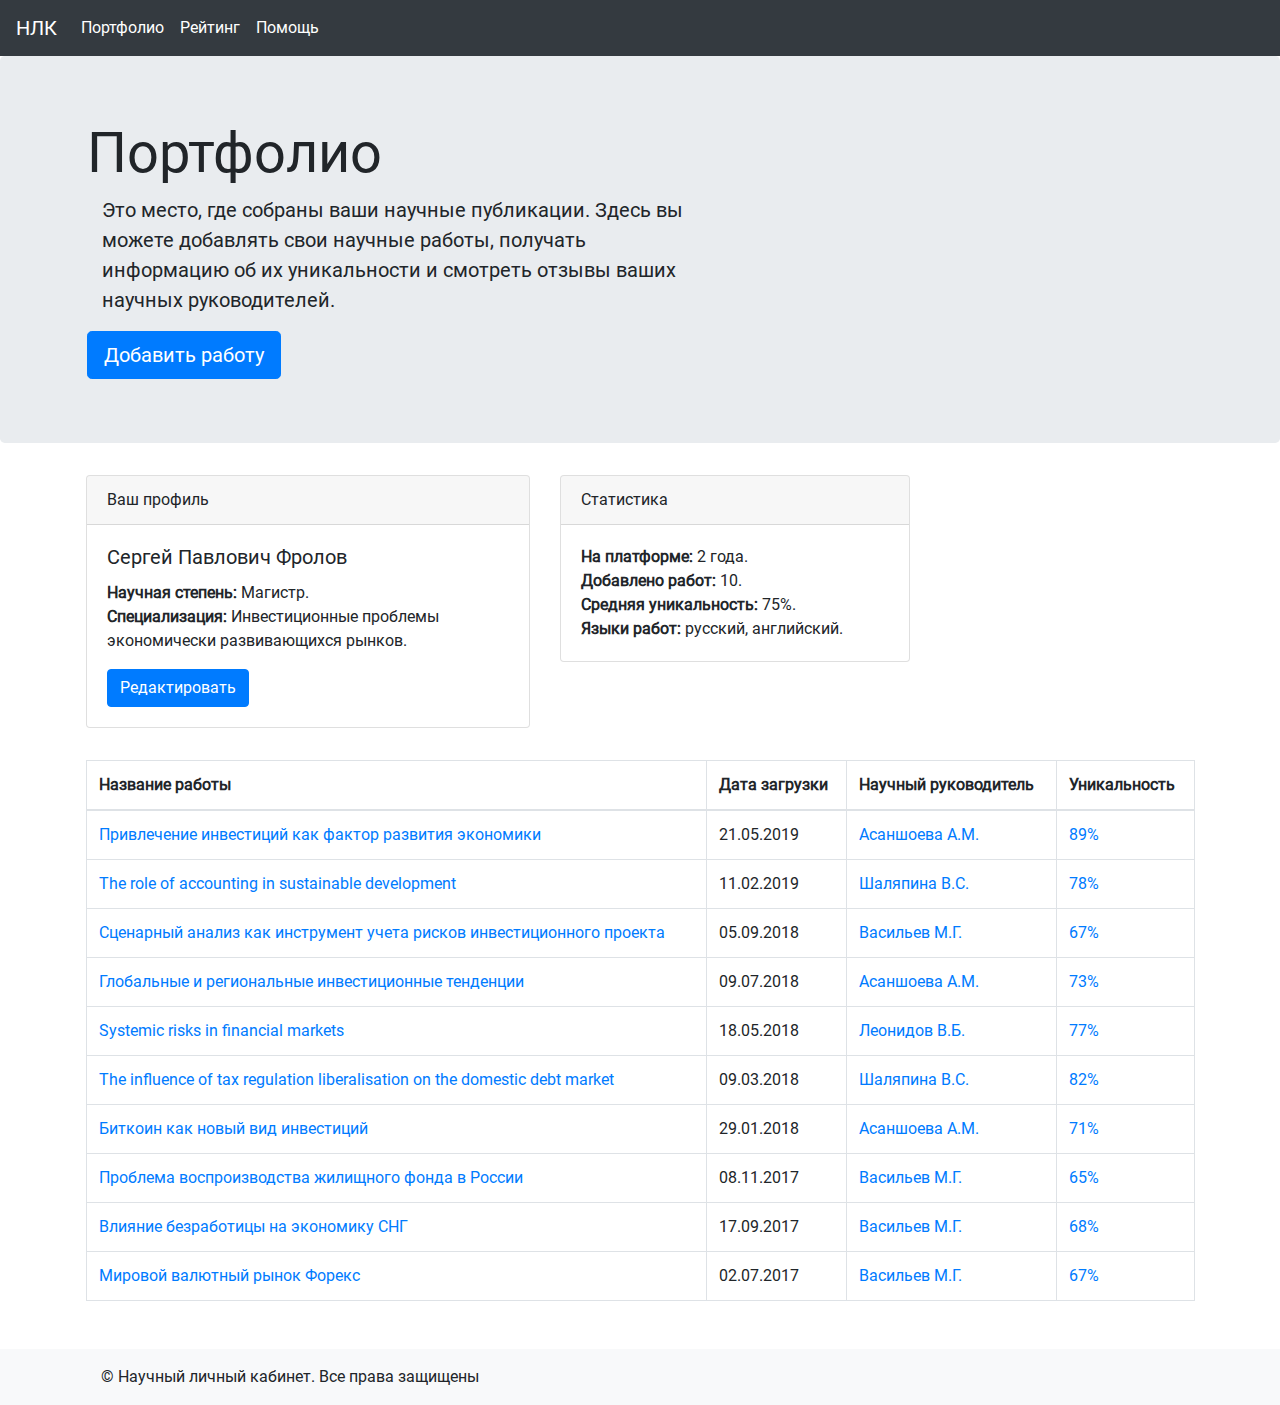
<file: BOOTSTRAP/index.html>
<!DOCTYPE html>
<html>
    <head>
        <meta charset= "UTF-8" >
        <title>Научный Личный Кабинет</title>

        <!-- Bootstrap activate-->
        <script src="vendor/js/jquery-3.3.1.slim.min.js" defer></script>
        <script src="vendor/js/popper.min.js" async></script>
        <link rel="stylesheet" href="vendor/css/bootstrap.min.css">
        <script src="vendor/js/bootstrap.min.js" defer></script>

        <!-- Add font-->
        <link rel= "stylesheet" href= "style.css">
    </head>

    <body>
        <nav class="navbar navbar-expand-lg navbar-expand-md navbar-dark bg-dark">
            <a class="navbar-brand" href="#">НЛК</a>
            <button class="navbar-toggler" type="button" data-toggle="collapse" data-target="#navbarNavAltMarkup" 
                aria-controls="navbarNavAltMarkup" aria-expanded="false" aria-label="Toggle navigation">
              <span class="navbar-toggler-icon"></span>
            </button>

            <div class="collapse navbar-collapse" id="navbarNavAltMarkup">
                <div class="navbar-nav">
                    <a class="nav-item nav-link active header" href="#">Портфолио <span class="sr-only">(current)</span></a>
                    <a class="nav-item nav-link active header" href="#">Рейтинг <span class="sr-only">(current)</span></a>
                    <a class="nav-item nav-link active header" href="#">Помощь<span class="sr-only">(current)</span></a>
                </div>
            </div>
        </nav>

        <div class="jumbotron">
            <div class="content">
                <h1 class="display-4">Портфолио</h1>
                <div class="col-xs-6 col-md-11 col-lg-7">
                    <p class="lead">Это место, где собраны ваши научные публикации. Здесь вы можете добавлять свои научные работы, 
                       получать информацию об их уникальности и смотреть отзывы ваших научных руководителей.</p>
                </div>
                <a class="btn btn-primary btn-lg" href="#" role="button">Добавить работу</a>
            </div>
        </div>

        <div class="content">
            <div class="row mb-2">
                <div class="col-xs-6 col-md-7 col-lg-5">
                    <div class="card lg-4 mb-4">
                        <div class="card-header">Ваш профиль</div>
                        <div class="card-body">
                            <h5 class="card-title">Сергей Павлович Фролов</h5>
                            <p class="card-text">
                                <b>Научная степень:</b> Магистр.<br>
                                <b>Специализация:</b> Инвестиционные проблемы экономически развивающихся рынков.
                            </p>
                            <a href="#" class="btn btn-primary">Редактировать</a>
                        </div>
                      </div>
                </div>
    
                <div class="col-xs-6 col-md-5 col-lg-4">
                    <div class="card lg-4 mb-4">
                        <div class="card-header">Статистика</div>
                        <div class="card-body">
                            <p class="card-text">
                                <b>На платформе:</b> 2 года. <br>
                                <b>Добавлено работ:</b> 10.<br>
                                <b>Средняя уникальность:</b> 75%. <br>
                                <b>Языки работ:</b> русский, английский.
                            </p>
                        </div>
                      </div>
                </div>
            </div>
        </div>

        <div class="content">
            <div class="table-responsive-sm  mb-5">
                <table class="table table-bordered">
                    <thead>
                      <tr>
                        <th class='col-work-name' scope="col">Название работы</th>
                        <th class='col-time-download' scope="col">Дата загрузки</th>
                        <th scope="col">Научный руководитель</th>
                        <th scope="col">Уникальность</th>
                      </tr>
                    </thead>
                    <tbody>
                      <tr>
                        <td><a class="links" href="1">Привлечение инвестиций как фактор развития экономики</a></td>
                        <td>21.05.2019</td>
                        <td><a class="links" href="2">Асаншоева А.М.</a></td>
                        <td><a class="links" href="3">89%</a></td>
                      </tr>
                      <tr>
                        <td><a class="links" href="1">The role of accounting in sustainable development</a></td>
                        <td>11.02.2019</td>
                        <td><a class="links" href="2">Шаляпина В.С.</a></td>
                        <td><a class="links" href="3">78%</a></td>
                      </tr>
                      <tr>
                        <td><a class="links" href="1">Сценарный анализ как инструмент учета рисков инвестиционного
                            проекта</a></td>
                        <td>05.09.2018</td>
                        <td><a class="links" href="2">Васильев М.Г.</a></td>
                        <td><a class="links" href="3">67%</a></td>
                      </tr>
                      <tr>
                        <td><a class="links" href="1">Глобальные и региональные инвестиционные тенденции</a></td>
                        <td>09.07.2018</td>
                        <td><a class="links" href="2">Асаншоева А.М.</a></td>
                        <td><a class="links" href="3">73%</a></td>
                      </tr>
                      <tr>
                        <td><a class="links" href="1">Systemic risks in financial markets</a></td>
                        <td>18.05.2018</td>
                        <td><a class="links" href="2">Леонидов В.Б.</a></td>
                        <td><a class="links" href="3">77%</a></td>
                      </tr>
                      <tr>
                        <td><a class="links" href="1">The influence of tax regulation liberalisation on the domestic debt
                            market</a>
                        </td>
                        <td>09.03.2018</td>
                        <td><a class="links" href="2">Шаляпина В.С.</a></td>
                        <td><a class="links" href="3">82%</a></td>
                      </tr>
                      <tr>
                        <td><a class="links" href="1">Биткоин как новый вид инвестиций</a></td>
                        <td>29.01.2018</td>
                        <td><a class="links" href="2">Асаншоева А.М.</a></td>
                        <td><a class="links" href="3">71%</a></td>
                      </tr>
                      <tr>
                        <td><a class="links" href="1">Проблема воспроизводства жилищного фонда в России</a></td>
                        <td>08.11.2017</td>
                        <td><a class="links" href="2">Васильев М.Г.</a></td>
                        <td><a class="links" href="3">65%</a></td>
                      </tr>
                      <tr>
                        <td><a class="links" href="1">Влияние безработицы на экономику СНГ</a></td>
                        <td>17.09.2017</td>
                        <td><a class="links" href="2">Васильев М.Г.</a></td>
                        <td><a class="links" href="3">68%</a></td>
                      </tr>
                      <tr>
                        <td><a class="links" href="1">Мировой валютный рынок Форекс</a></td>
                        <td>02.07.2017</td>
                        <td><a class="links" href="2">Васильев М.Г.</a></td>
                        <td><a class="links" href="3">67%</a></td>
                      </tr>
          
                    </tbody>
                  </table>
            </div>
        </div>

        <div class="container-fluid pt-3 pb-3 bg-light">
            <div class="content">
                <div class="container">
                  <p class='mb-0'>© Научный личный кабинет. Все права защищены</p>
                </div>
            </div>
        </div>
    
    </body>
</html>
</file>
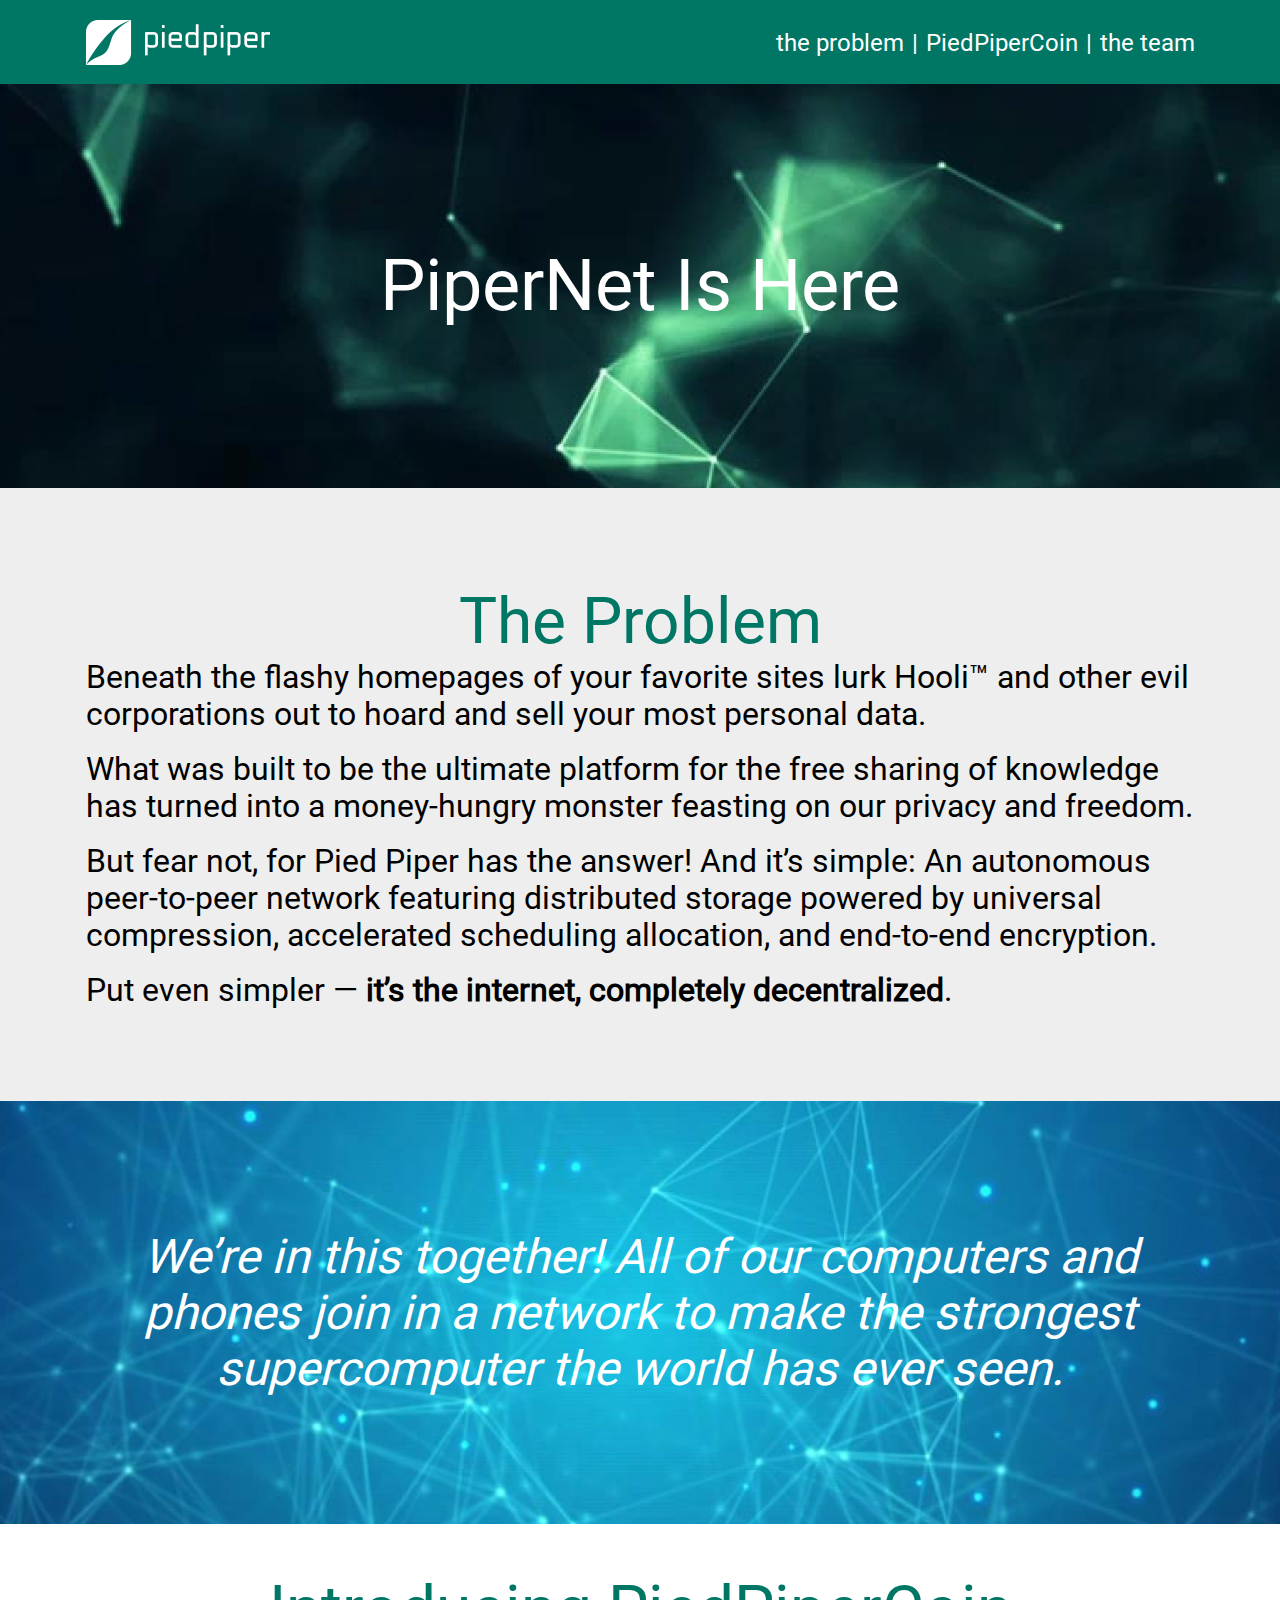
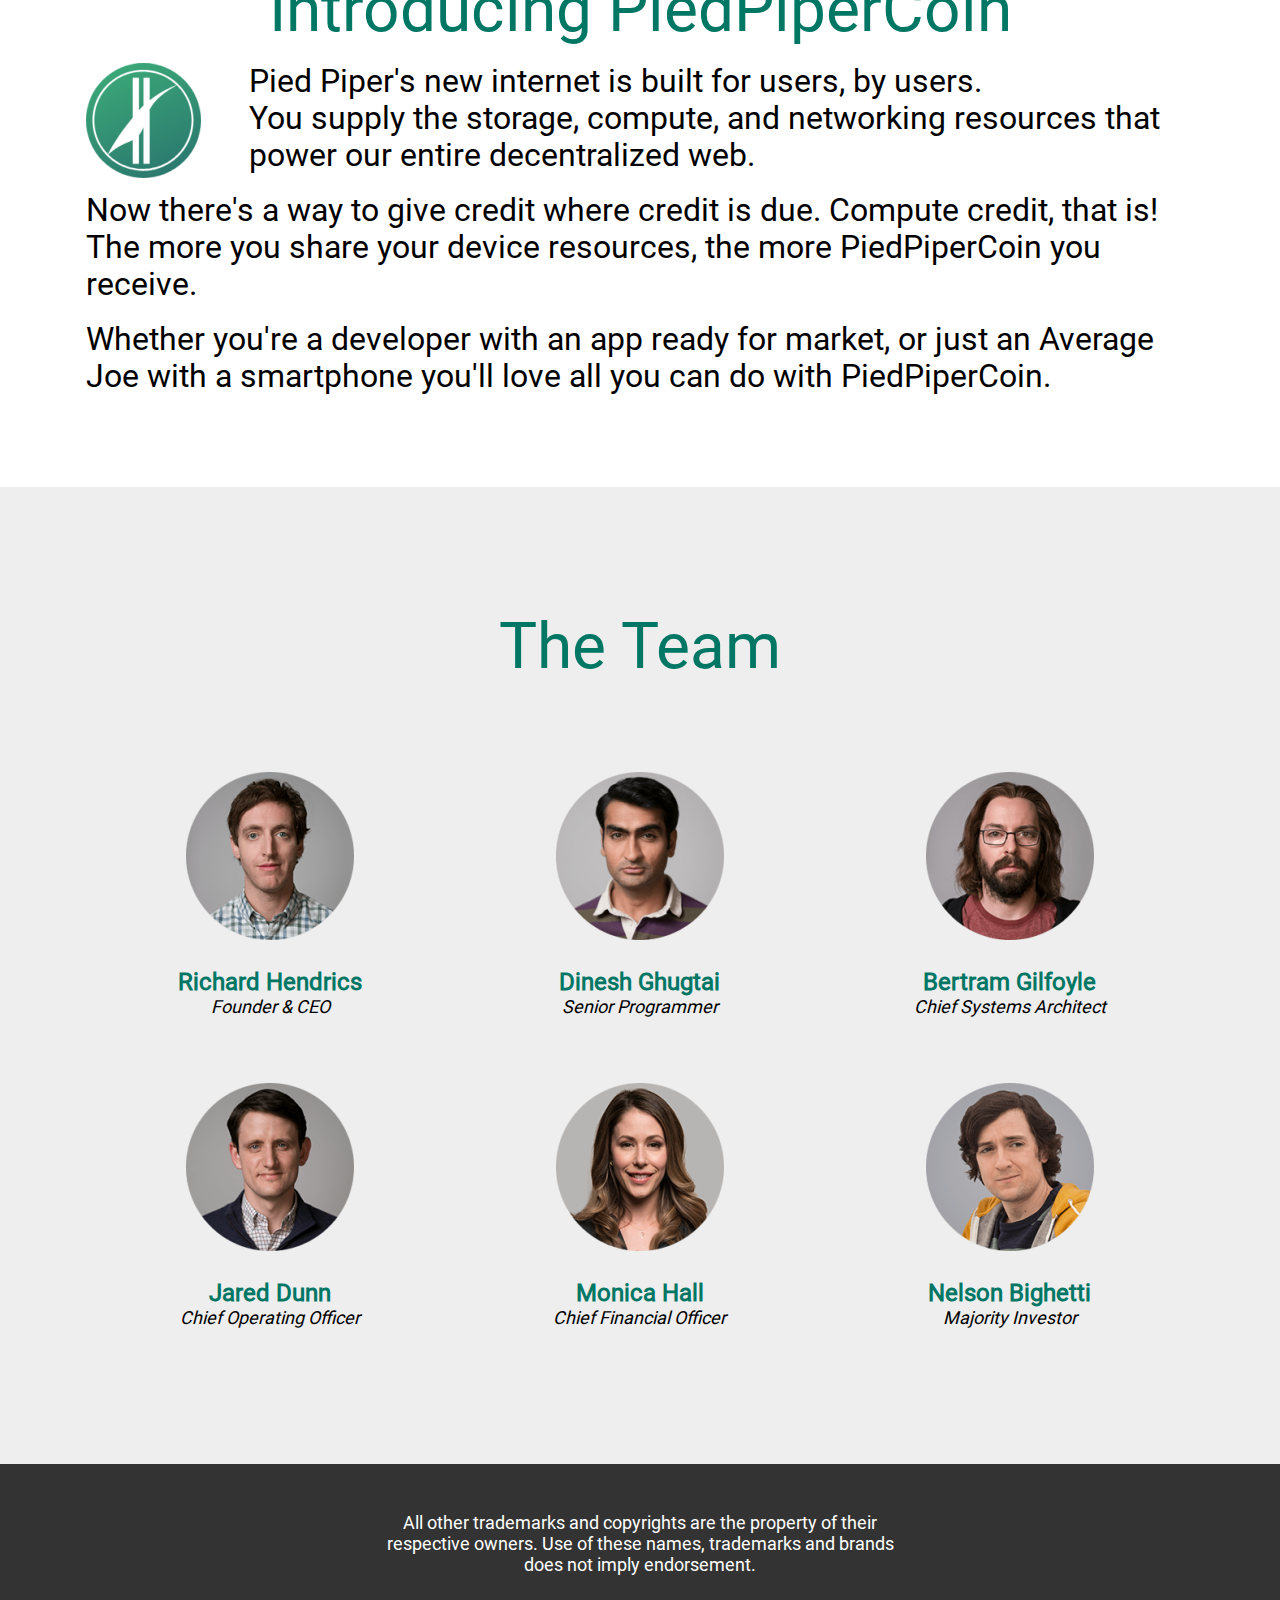
<file: Pied Piper/index.html>
<!DOCTYPE html>
<html>
    <head>
        <meta charset= "UTF-8" >
        <title>Pied Piper</title>
        <link rel= "stylesheet" href= "style.css">
    </head>

    <body>
        <div class="Header">
            <div class="background">
                <div class="head">
                    <div class="logo">
                        <a href="#top">
                            <img 
                            src="res/img/logo.png"
                            width="184px"
                            height="45px"                    
                            >
                        </a>
                    </div>
                    <ul class="horizontalmenu">
                        <li><a href="#team">the team</a></li>
                        <li>|</li>
                        <li><a href="#PPC">PiedPiperCoin</a></li>
                        <li>|</li>
                        <li><a href="#problem">the problem</a></li>
                    </ul>
                </div>
            </div>
        </div>
        
        <div class="Jumbotron">
            <div id="top"></div>
            <div class="background">
                <p class="text">PiperNet Is Here</p>
            </div>
        </div>

        <div class="Problem">
            <div id="problem"></div>
            <div class="background">
                <div class="head">The Problem</div>

                <p class="text">
                    Beneath the flashy homepages of your favorite sites lurk Hooli™ 
                    and other evil corporations out to hoard and sell your most personal data.
                </p>
                <br>
                <p class="text">
                    What was built to be the ultimate platform for the free sharing of knowledge 
                    has turned into a money-hungry monster feasting on our privacy and freedom. 
                </p>
                <br>
                <p class="text">
                    But fear not, for Pied Piper has the answer! And it’s simple: An autonomous peer-to-peer network featuring 
                    distributed storage powered by universal compression, accelerated scheduling allocation, and 
                    end-to-end encryption. 
                </p>
                <br>
                <p class="text">
                    Put even simpler — <b>it’s the internet, completely decentralized</b>.
                </p>
            </div>
        </div>

        <div class="HeroBlock">
            <div class="background">
                <p class="text">We’re in this together! All of our computers and 
                    phones join in a network to make the strongest supercomputer 
                    the world has ever seen.
                </p>
            </div>
        </div>

        <div class="PPC">
            <div id="PPC"></div>
            <div class="background">
                <p class="head">Introducing PiedPiperCoin</p>
                <div class="PPClogo">
                    <img 
                        src="res/img/PPC Logo.png"
                        width="115px"
                        height="115px"
                    >
                    <p class="text">Pied Piper's new internet is built for users, 
                        by users.
                    </p>
                    <p class="text">
                        You supply the storage, compute, and networking 
                        resources that power our entire decentralized web.
                    </p>
                </div>

                <br>
                <p class="text">
                    Now there's a way to give credit where credit is due. Compute
                     credit, that is! The more you share your device resources, the 
                     more PiedPiperCoin you receive.
                </p>
                <br>
                <p class="text">
                    Whether you're a developer with an app ready for market, or just 
                    an Average Joe with a smartphone you'll love all you can do with 
                    PiedPiperCoin.
                </p>

            </div>
        </div>

        <div class="team">
            <div id="team"></div>
            <div class="background">
                <p class="text">The Team</p>
                <div class="teamdescription1">
                    <figure>
                        <img 
                            src = "res/img/Richard Hendrics.png"
                            title="Richard Hendrics"
                            alt="Richard Hendrics"
                        >
                        <figcaption>
                            <p class="Name">Richard Hendrics</p>
                            <p class="position">Founder & CEO</p>
                        </figcaption>
                    </figure>
    
                    <figure>
                        <img 
                            src="res/img/Dinesh Ghugtai.png"
                            title="Dinesh Ghugtai"
                            alt="Dinesh Ghugtai"
                        >
                        <figcaption>
                            <p class="Name">Dinesh Ghugtai</p>
                            <p class="position">Senior Programmer</p>
                        </figcaption>
                    </figure>
    
                    <figure>
                        <img 
                            src="res/img/Bertram Gilfoyle.png"
                            title="Bertram Gilfoyle"
                            alt="Bertram Gilfoyle"
                        >
                        <figcaption>
                            <p class="Name">Bertram Gilfoyle</p>
                            <p class="position">Chief Systems Architect</p>
                        </figcaption>
                    </figure>

                    <figure>
                        <img
                            src="res/img/Jared Dunn.png"
                            title="Jared Dunn"
                            alt="Jared Dunn"
                        >
                        <figcaption>
                            <p class="Name">Jared Dunn</p>
                            <p class="position">Chief Operating Officer</p>
                        </figcaption>
                    </figure>
    
                    <figure>
                        <img
                            src="res/img/Monica Hall.png"
                            title="Monica Hall"
                            alt="Monica Hall"
                        >
                        <figcaption>
                            <p class="Name">Monica Hall</p>
                            <p class="position">Chief Financial Officer</p>
                        </figcaption>
                    </figure>
    
                    <figure>
                        <img
                            src="res/img/Nelson Bighetti.png"
                            title="Nelson Bighetti"
                            alt="Nelson Bighetti"
                        >
                        <figcaption>
                            <p class="Name">Nelson Bighetti</p>
                            <p class="position">Majority Investor</p>
                        </figcaption>
                    </figure>
                </div>
            </div>
        </div>

        <div class="end">
            <div class="background">
                <p class="text">
                    All other trademarks and copyrights are the property of their respective owners. 
                    Use of these names, trademarks and brands does not imply endorsement.
                </p>
            </div>
        </div>
    </body>
</html>
</file>
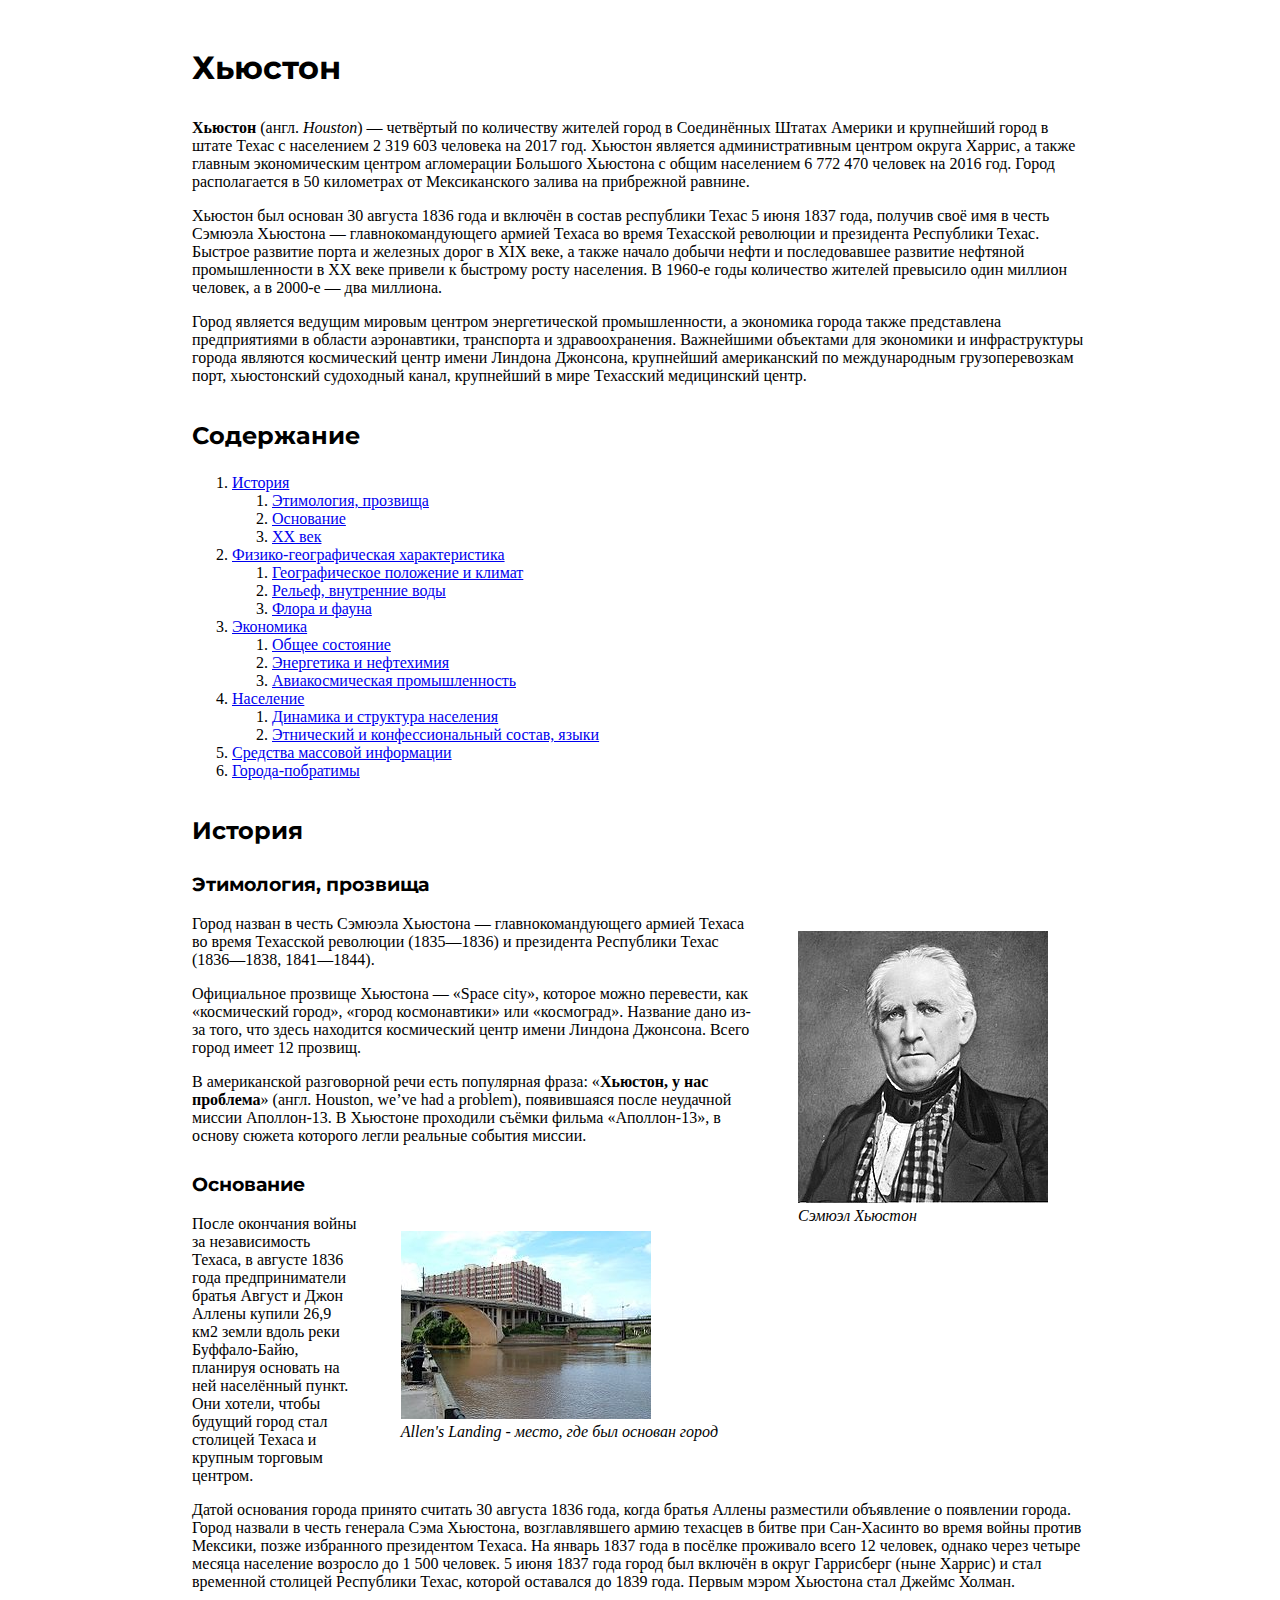
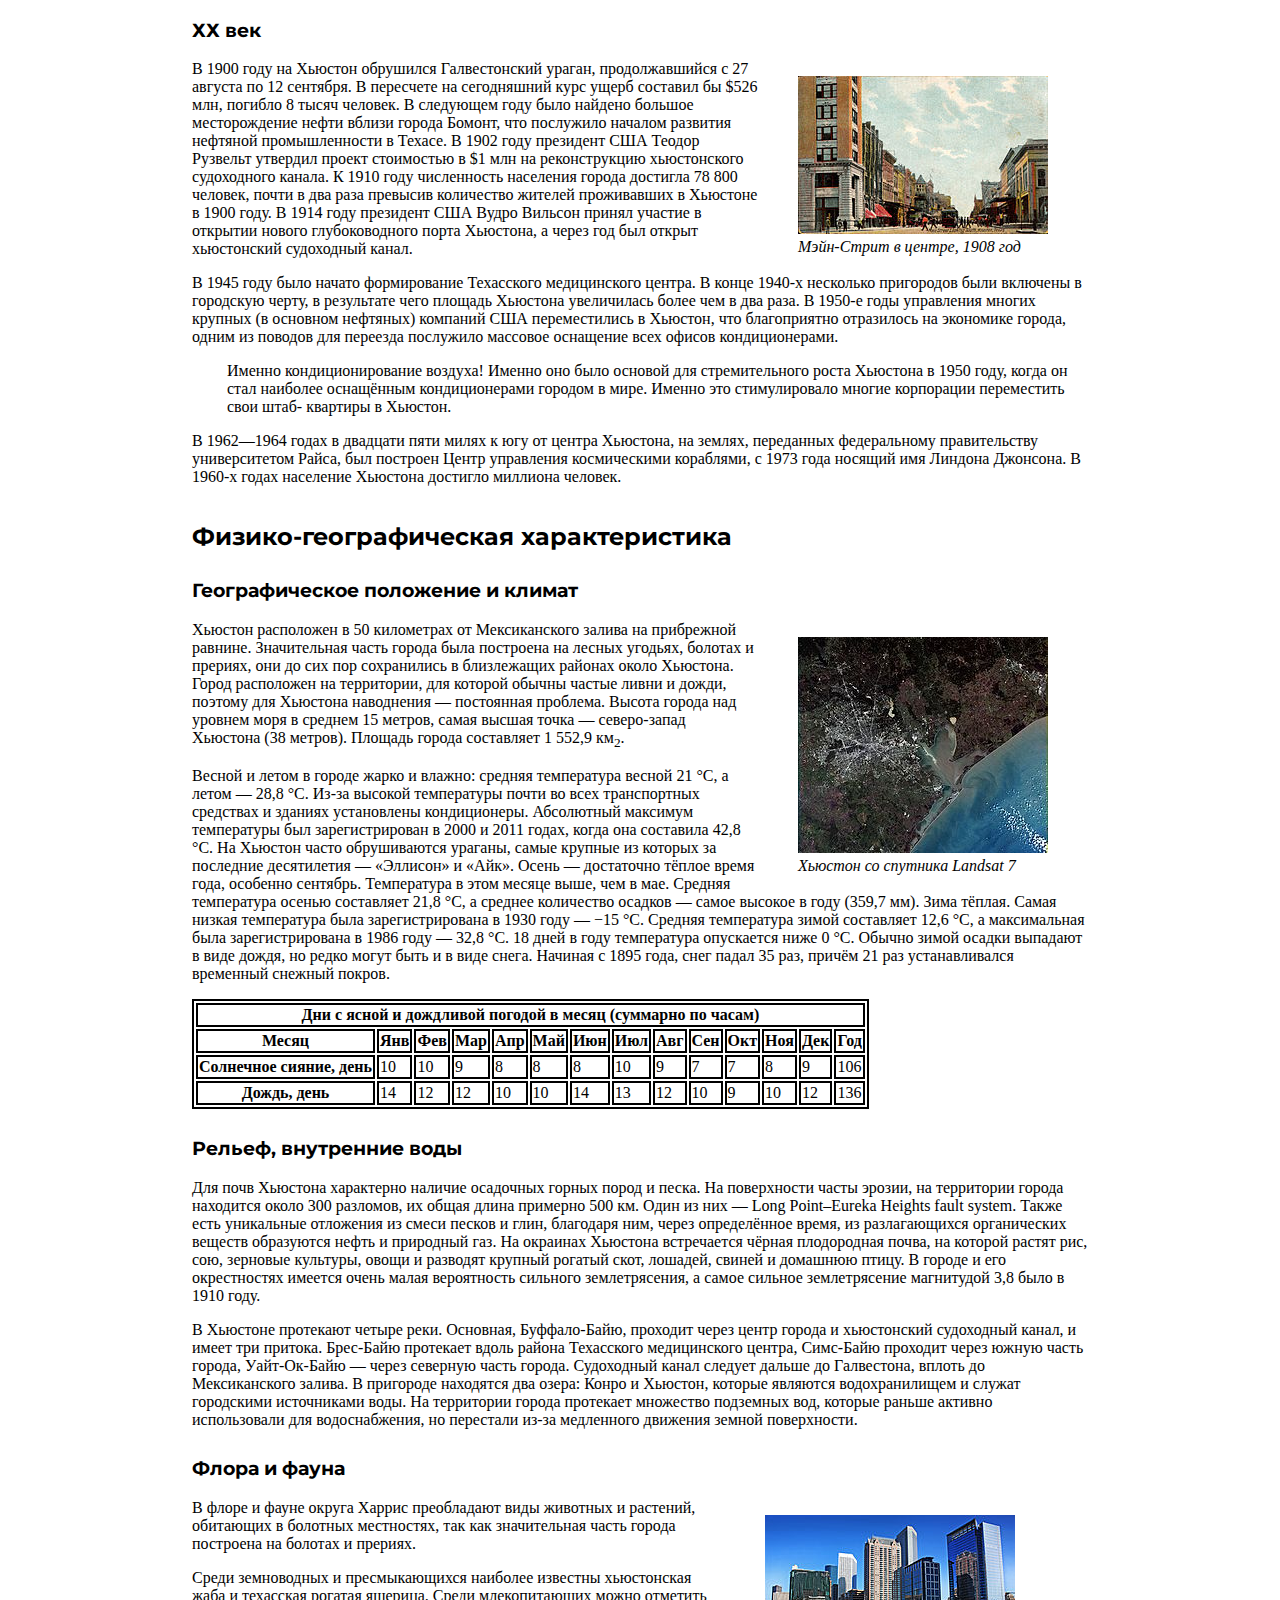
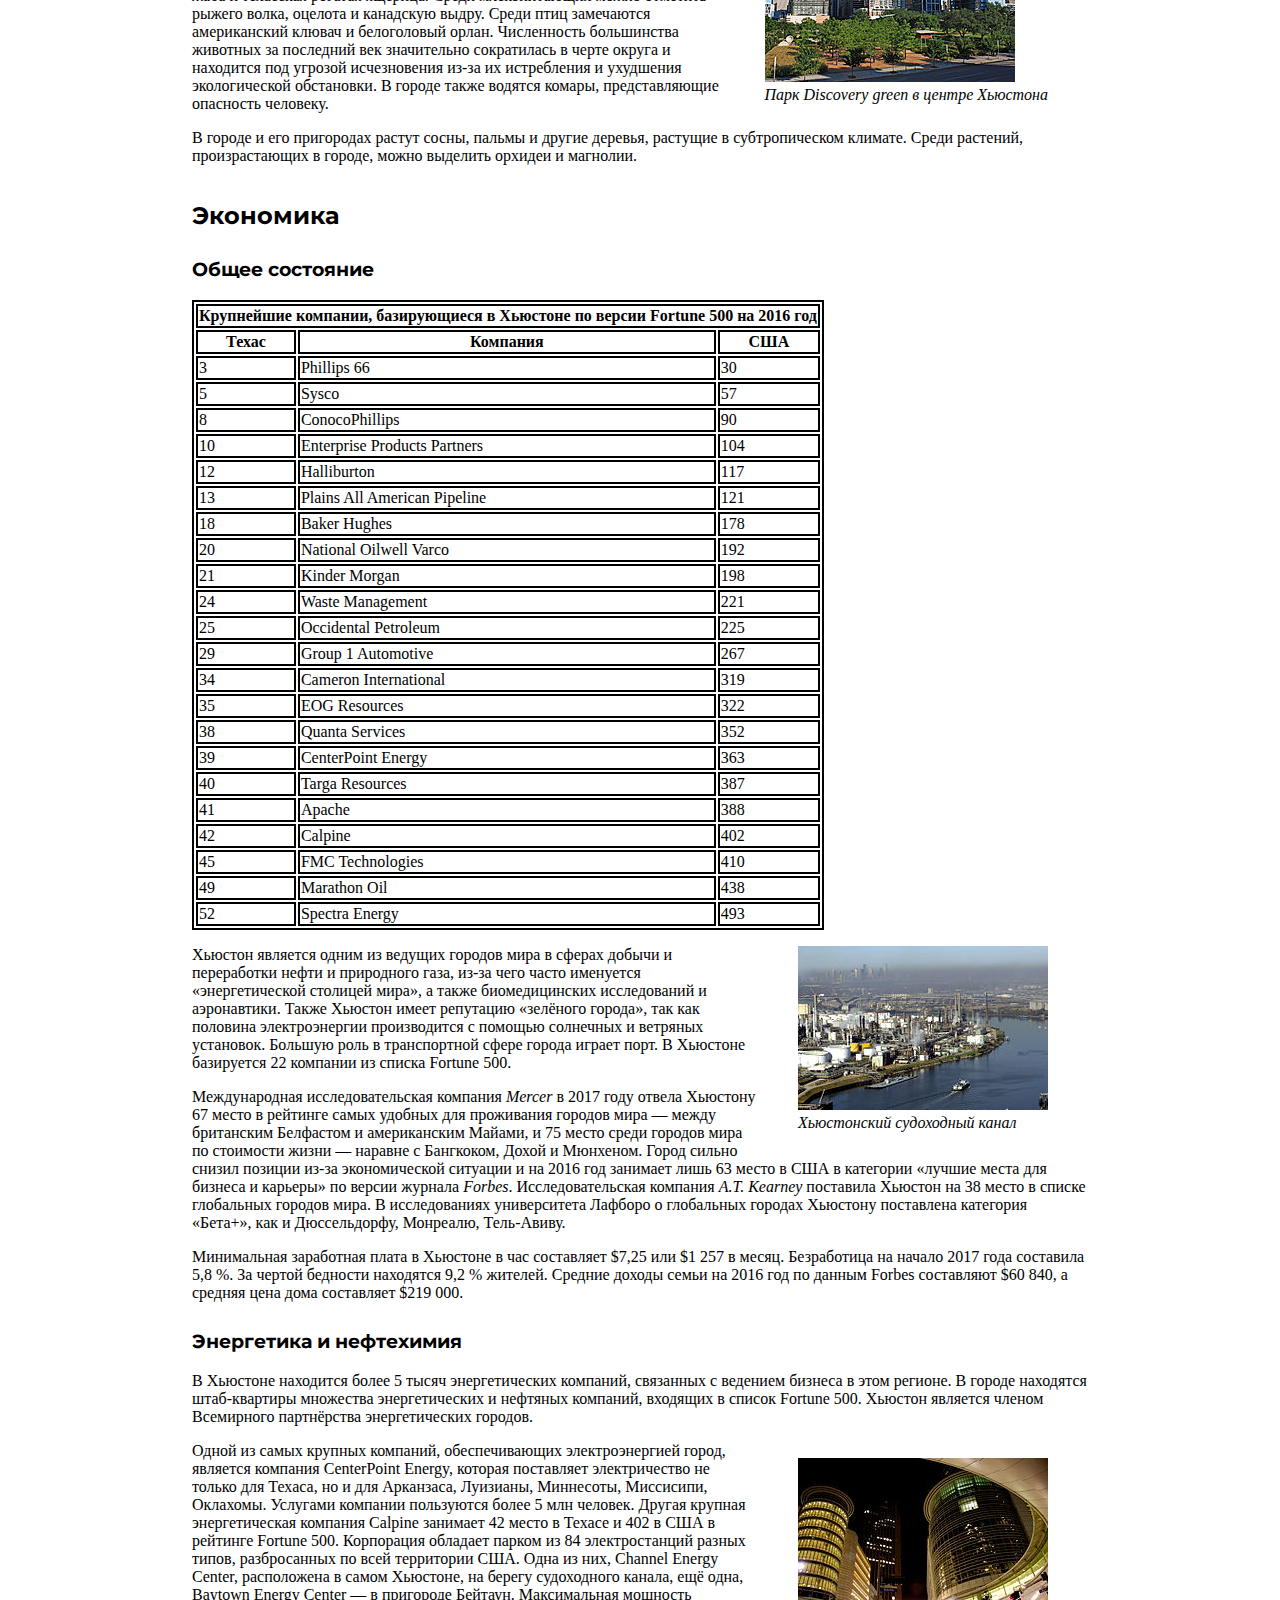
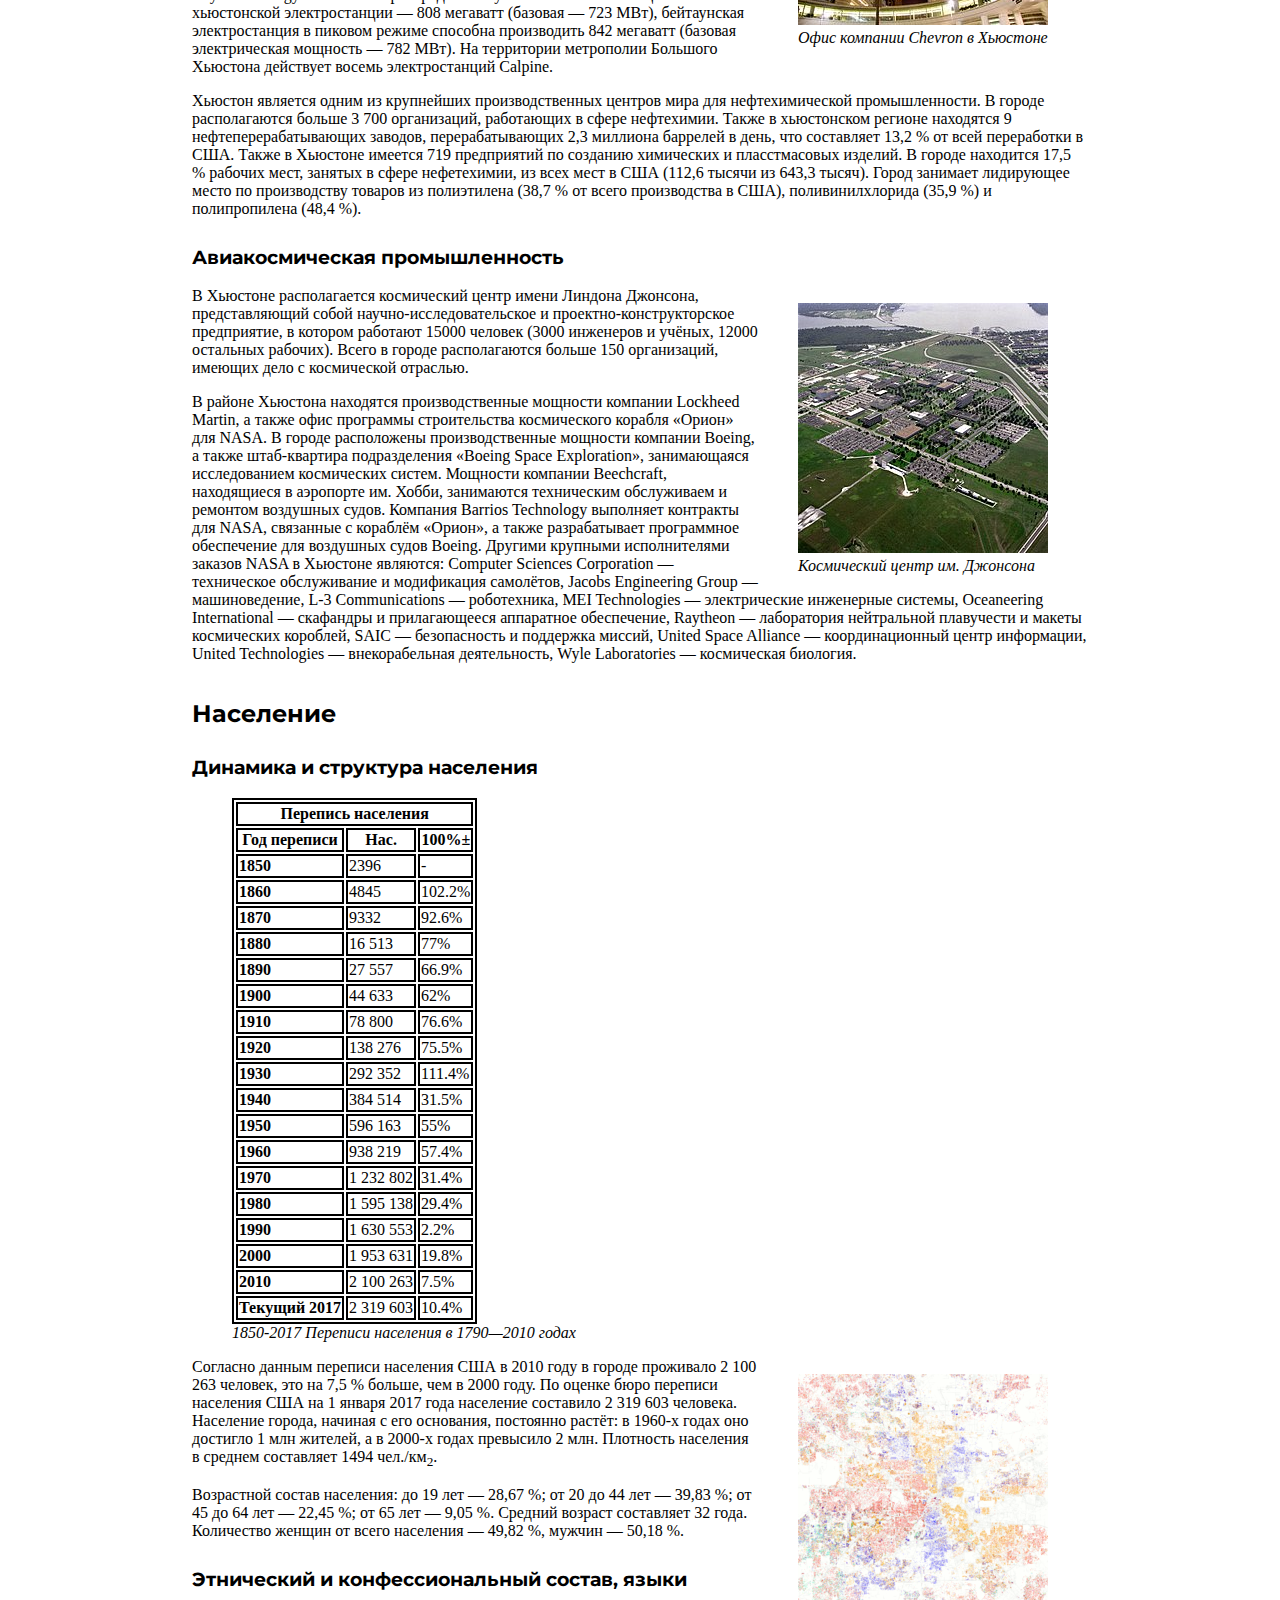
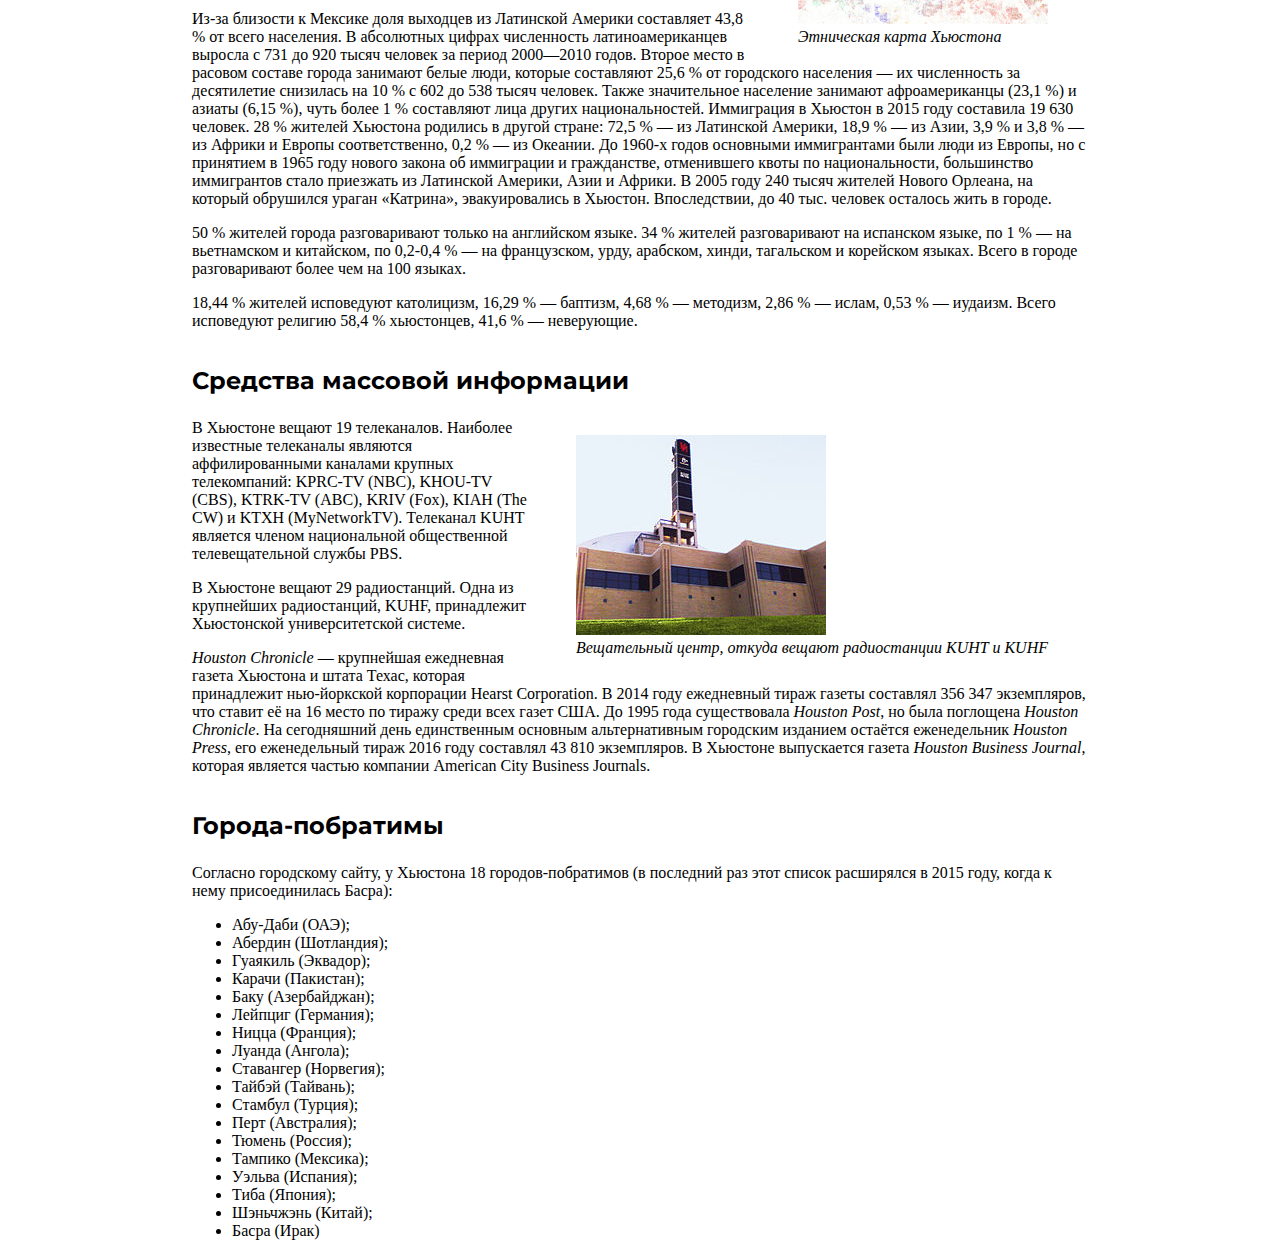
<file: Хьюстон/index.html>
<!DOCTYPE html>
<html>
    <head>
        <meta charset= "UTF-8" >
        <title>Хьюстон</title>
        <link rel= "stylesheet" href= "style.css">
    </head>
    <body>
        <h1>Хьюстон</h1>
        <p>
            <b>Хьюстон</b> (англ. <i>Houston</i>) — четвёртый по количеству жителей город в Соединённых Штатах Америки
            и крупнейший город в штате Техас с населением 2 319 603 человека на 2017 год. Хьюстон является
            административным центром округа Харрис, а также главным экономическим центром агломерации
            Большого Хьюстона с общим населением 6 772 470 человек на 2016 год. Город располагается в 50
            километрах от Мексиканского залива на прибрежной равнине.
        </p>
        <p>
            Хьюстон был основан 30 августа 1836 года и включён в состав республики Техас 5 июня 1837 года,
            получив своё имя в честь Сэмюэла Хьюстона — главнокомандующего армией Техаса во время
            Техасской революции и президента Республики Техас. Быстрое развитие порта и железных дорог в
            XIX веке, а также начало добычи нефти и последовавшее развитие нефтяной промышленности в XX
            веке привели к быстрому росту населения. В 1960-е годы количество жителей превысило один
            миллион человек, а в 2000-е — два миллиона.
        </p>
        <p>
            Город является ведущим мировым центром энергетической промышленности, а экономика города
            также представлена предприятиями в области аэронавтики, транспорта и здравоохранения.
            Важнейшими объектами для экономики и инфраструктуры города являются космический центр
            имени Линдона Джонсона, крупнейший американский по международным грузоперевозкам порт,
            хьюстонский судоходный канал, крупнейший в мире Техасский медицинский центр.
        </p>
    </body>
    <body>
        <h2>Содержание</h2>
        <ol>
            <li><a href = "#history">История</a></li>
            <ol>
                <li><a href = "#etymology">Этимология, прозвища</a></li>
                <li><a href = "#base">Основание</a></li>
                <li><a href = "#twentieth_century">XX век</a></li>
            </ol>
            <li><a href = "#physics">Физико-географическая характеристика</a></li>
            <ol>
                <li><a href = "#geography">Географическое положение и климат</a></li>
                <li><a href = "#relief">Рельеф, внутренние воды</a></li>
                <li><a href = "#flora">Флора и фауна</a></li>
            </ol>
            <li><a href = "#economic">Экономика</a></li>
            <ol>
                <li><a href = "#general">Общее состояние</a></li>
                <li><a href = "#energy">Энергетика и нефтехимия</a></li>
                <li><a href = "#air">Авиакосмическая промышленность</a></li>
            </ol>
            <li><a href = "#population">Население</a></li>
            <ol>
                <li><a href = "#dinamic">Динамика и структура населения</a></li>
                <li><a href = "#ethnic">Этнический и конфессиональный состав, языки</a></li>
            </ol>
            <li><a href = "#media">Средства массовой информации</a></li>
            <li><a href = "#cities">Города-побратимы</a></li>
        </ol>
    </body>
    <body>
        <h2 id = "history">История</h2>
        <body>
            <h3 id = "etymology">Этимология, прозвища</h3>
            <figure class = "img">
                <img 
                    src = "res/Sam_Houston_portrait.jpg"
                    title = "Сэмюэл Хьюстон"
                    alt="Сэмюэл Хьюстон"
                >
                <figcaption>Сэмюэл Хьюстон</figcaption>
            </figure>
            <p>
                Город назван в честь Сэмюэла Хьюстона — главнокомандующего армией Техаса во время Техасской
                революции (1835—1836) и президента Республики Техас (1836—1838, 1841—1844).
            </p>
            <p>
                Официальное прозвище Хьюстона — «Space city», которое можно перевести, как «космический
                город», «город космонавтики» или «космоград». Название дано из-за того, что здесь находится
                космический центр имени Линдона Джонсона. Всего город имеет 12 прозвищ.
            </p>
            <p>
                В американской разговорной речи есть популярная фраза: «<b>Хьюстон, у нас проблема</b>» (англ.
                Houston, we’ve had a problem), появившаяся после неудачной миссии Аполлон-13. В Хьюстоне
                проходили съёмки фильма «Аполлон-13», в основу сюжета которого легли реальные события миссии.
            </p>
        </body>
        <body>
            <h3 id = "base">Основание</h3>
            <figure class = "img">
                <img 
                    src = "res/Allen's_Landing_Houston_bayou_view.jpg"
                    title="Allen's Landing - место, где был основан город"
                    alt = "Allen's Landing - место, где был основан город"
                >
                <figcaption>Allen's Landing - место, где был основан город</figcaption>
            </figure>
            <p>
                После окончания войны за независимость Техаса, в августе 1836 года предприниматели братья Август
                и Джон Аллены купили 26,9 км2 земли вдоль реки Буффало-Байю, планируя основать на ней
                населённый пункт. Они хотели, чтобы будущий город стал столицей Техаса и крупным торговым
                центром.
            </p>
            <p>
                Датой основания города принято считать 30 августа 1836 года, когда братья Аллены разместили
                объявление о появлении города. Город назвали в честь генерала Сэма Хьюстона, возглавлявшего
                армию техасцев в битве при Сан-Хасинто во время войны против Мексики, позже избранного
                президентом Техаса. На январь 1837 года в посёлке проживало всего 12 человек, однако через четыре
                месяца население возросло до 1 500 человек. 5 июня 1837 года город был включён в округ Гаррисберг
                (ныне Харрис) и стал временной столицей Республики Техас, которой оставался до 1839 года.
                Первым мэром Хьюстона стал Джеймс Холман.
            </p>
        </body>
        <body>
            <h3 id = "twentieth_century"> ХХ век</h3>
            <figure class = "img">
                <img
                    src = "res/Main_Street_looking_south_Houston_Texas_(1908).jpg"
                    title = "Мэйн-Стрит в центре, 1908 год"
                    alt = "Мэйн-Стрит в центре, 1908 год"
                >
                <figcaption>Мэйн-Стрит в центре, 1908 год</figcaption>
            </figure>
            <p>
                В 1900 году на Хьюстон обрушился Галвестонский ураган, продолжавшийся с 27 августа по 12
                сентября. В пересчете на сегодняшний курс ущерб составил бы $526 млн, погибло 8 тысяч человек. В
                следующем году было найдено большое месторождение нефти вблизи города Бомонт, что послужило
                началом развития нефтяной промышленности в Техасе. В 1902 году президент США Теодор Рузвельт
                утвердил проект стоимостью в $1 млн на реконструкцию хьюстонского судоходного канала. К 1910
                году численность населения города достигла 78 800 человек, почти в два раза превысив количество
                жителей проживавших в Хьюстоне в 1900 году. В 1914 году президент США Вудро Вильсон принял
                участие в открытии нового глубоководного порта Хьюстона, а через год был открыт хьюстонский
                судоходный канал.
            </p>
            <p>
                В 1945 году было начато формирование Техасского медицинского центра. В конце 1940-х несколько
                пригородов были включены в городскую черту, в результате чего площадь Хьюстона увеличилась
                более чем в два раза. В 1950-е годы управления многих крупных (в основном нефтяных) компаний
                США переместились в Хьюстон, что благоприятно отразилось на экономике города, одним из
                поводов для переезда послужило массовое оснащение всех офисов кондиционерами.
            </p>
            <p style="margin-left: 35px">
                Именно кондиционирование воздуха! Именно оно было основой для стремительного
                роста Хьюстона в 1950 году, когда он стал наиболее оснащённым кондиционерами
                городом в мире. Именно это стимулировало многие корпорации переместить свои штаб-
                квартиры в Хьюстон.
            </p>
            <p>
                В 1962—1964 годах в двадцати пяти милях к югу от центра Хьюстона, на землях, переданных
                федеральному правительству университетом Райса, был построен Центр управления космическими
                кораблями, с 1973 года носящий имя Линдона Джонсона. В 1960-х годах население Хьюстона
                достигло миллиона человек.
            </p>
        </body>
    </body>
    <body>
        <h2 id = "physics">Физико-географическая характеристика</h2>
        <body>
            <h3 id = "geography">Географическое положение и климат</h3>
            <figure class = "img">
                <img 
                    src = "res/Large_Houston_Landsat.jpg"
                    title = "Хьюстон со спутника Landsat 7"
                    alt = "Хьюстон со спутника Landsat 7"
                >
                <figcaption>Хьюстон со спутника Landsat 7</figcaption>
            </figure>
            <p>
                Хьюстон расположен в 50 километрах от Мексиканского залива на прибрежной равнине.
                Значительная часть города была построена на лесных угодьях, болотах и прериях, они до сих пор
                сохранились в близлежащих районах около Хьюстона. Город расположен на территории, для которой
                обычны частые ливни и дожди, поэтому для Хьюстона наводнения — постоянная проблема. Высота
                города над уровнем моря в среднем 15 метров, самая высшая точка — северо-запад Хьюстона (38
                метров). Площадь города составляет 1 552,9 км<sub>2</sub>.
            </p>
            <p>
                Весной и летом в городе жарко и влажно: средняя температура весной 21 °C, а летом — 28,8 °C. Из-за
                высокой температуры почти во всех транспортных средствах и зданиях установлены кондиционеры.
                Абсолютный максимум температуры был зарегистрирован в 2000 и 2011 годах, когда она составила
                42,8 °C. На Хьюстон часто обрушиваются ураганы, самые крупные из которых за последние
                десятилетия — «Эллисон» и «Айк». Осень — достаточно тёплое время года, особенно сентябрь.
                Температура в этом месяце выше, чем в мае. Средняя температура осенью составляет 21,8 °C, а
                среднее количество осадков — самое высокое в году (359,7 мм). Зима тёплая. Самая низкая
                температура была зарегистрирована в 1930 году — −15 °C. Средняя температура зимой составляет
                12,6 °C, а максимальная была зарегистрирована в 1986 году — 32,8 °C. 18 дней в году температура
                опускается ниже 0 °C. Обычно зимой осадки выпадают в виде дождя, но редко могут быть и в виде
                снега. Начиная с 1895 года, снег падал 35 раз, причём 21 раз устанавливался временный снежный
                покров.
            </p>
            <table>
                <tr>
                    <th colspan="14", align = "center">Дни с ясной и дождливой погодой в месяц (суммарно по часам)</th>
                </tr>
                <tr>
                    <th>Месяц</th>
                    <th>Янв</th>
                    <th>Фев</th>
                    <th>Мар</th>
                    <th>Апр</th>
                    <th>Май</th>
                    <th>Июн</th>
                    <th>Июл</th>
                    <th>Авг</th>
                    <th>Сен</th>
                    <th>Окт</th>
                    <th>Ноя</th>
                    <th>Дек</th>
                    <th>Год</th>
                </tr>
                <tr>
                    <th>Солнечное сияние, день</th>
                    <td>10</td>
                    <td>10</td>
                    <td>9</td>
                    <td>8</td>
                    <td>8</td>
                    <td>8</td>
                    <td>10</td>
                    <td>9</td>
                    <td>7</td>
                    <td>7</td>
                    <td>8</td>
                    <td>9</td>
                    <td>106</td>
                </tr>
                <tr>
                    <th>Дождь, день</th>
                    <td>14</td>
                    <td>12</td>
                    <td>12</td>
                    <td>10</td>
                    <td>10</td>
                    <td>14</td>
                    <td>13</td>
                    <td>12</td>
                    <td>10</td>
                    <td>9</td>
                    <td>10</td>
                    <td>12</td>
                    <td>136</td>
                </tr>
            </table>
        </body>
        <body>
            <h3 id = "relief">Рельеф, внутренние воды</h3>
            <p>
                Для почв Хьюстона характерно наличие осадочных горных пород и песка. На поверхности часты
                эрозии, на территории города находится около 300 разломов, их общая длина примерно 500 км. Один
                из них — Long Point–Eureka Heights fault system. Также есть уникальные отложения из смеси песков и
                глин, благодаря ним, через определённое время, из разлагающихся органических веществ образуются
                нефть и природный газ. На окраинах Хьюстона встречается чёрная плодородная почва, на которой
                растят рис, сою, зерновые культуры, овощи и разводят крупный рогатый скот, лошадей, свиней и
                домашнюю птицу. В городе и его окрестностях имеется очень малая вероятность сильного
                землетрясения, а самое сильное землетрясение магнитудой 3,8 было в 1910 году.
            </p>
            <p>
                В Хьюстоне протекают четыре реки. Основная, Буффало-Байю, проходит через центр города и
                хьюстонский судоходный канал, и имеет три притока. Брес-Байю протекает вдоль района Техасского
                медицинского центра, Симс-Байю проходит через южную часть города, Уайт-Ок-Байю — через
                северную часть города. Судоходный канал следует дальше до Галвестона, вплоть до Мексиканского
                залива. В пригороде находятся два озера: Конро и Хьюстон, которые являются водохранилищем и
                служат городскими источниками воды. На территории города протекает множество подземных вод,
                которые раньше активно использовали для водоснабжения, но перестали из-за медленного движения
                земной поверхности.
            </p>
        </body>
        <body>
            <h3 id = "flora">Флора и фауна</h3>
            <figure class = "img">
                <img 
                    src = "res/Discovery_green.jpg"
                    title = "Парк Discovery green в центре Хьюстона"
                    alt = "Парк Discovery green в центре Хьюстона"
                >
                <figcaption>Парк Discovery green в центре Хьюстона</figcaption>
            </figure>
            <p>
                В флоре и фауне округа Харрис преобладают виды животных и растений, обитающих в болотных
                местностях, так как значительная часть города построена на болотах и прериях.
            </p>
            <p>
                Среди земноводных и пресмыкающихся наиболее известны хьюстонская жаба и техасская рогатая
                ящерица. Среди млекопитающих можно отметить рыжего волка, оцелота и канадскую выдру. Среди
                птиц замечаются американский клювач и белоголовый орлан. Численность большинства животных за
                последний век значительно сократилась в черте округа и находится под угрозой исчезновения из-за
                их истребления и ухудшения экологической обстановки. В городе также водятся комары,
                представляющие опасность человеку.
            </p>
            <p>
                В городе и его пригородах растут сосны, пальмы и другие деревья, растущие в субтропическом
                климате. Среди растений, произрастающих в городе, можно выделить орхидеи и магнолии.
            </p>
        </body>
    </body>
    <body>
        <h2 id = "economic">Экономика</h2>
        <body>
            <h3 id = "general">Общее состояние</h3>
            <table>
                <tr>
                    <th colspan="3", align = "Center">Крупнейшие компании, базирующиеся в Хьюстоне по версии Fortune 500 на 2016 год</th>
                </tr>
                <tr>
                    <th>Техас</th>
                    <th>Компания</th>
                    <th>США</th>
                </tr>
                <tr>
                    <td>3</td>
                    <td>Phillips 66</td>
                    <td>30</td>
                </tr> 
                <tr>
                    <td>5</td>
                    <td>Sysco</td>
                    <td>57</td>
                </tr> 
                <tr>
                    <td>8</td>
                    <td>ConocoPhillips</td>
                    <td>90</td>
                </tr> 
                <tr>
                    <td>10</td>
                    <td>Enterprise Products Partners</td>
                    <td>104</td>
                </tr> 
                <tr>
                    <td>12</td>
                    <td>Halliburton</td>
                    <td>117</td>
                </tr> 
                <tr>
                    <td>13</td>
                    <td>Plains All American Pipeline</td>
                    <td>121</td>
                </tr> 
                <tr>
                    <td>18</td>
                    <td>Baker Hughes</td>
                    <td>178</td>
                </tr> 
                <tr>
                    <td>20</td>
                    <td>National Oilwell Varco</td>
                    <td>192</td>
                </tr> 
                <tr>
                    <td>21</td>
                    <td>Kinder Morgan</td>
                    <td>198</td>
                </tr> 
                <tr>
                    <td>24</td>
                    <td>Waste Management</td>
                    <td>221</td>
                </tr> 
                <tr>
                    <td>25</td>
                    <td>Occidental Petroleum</td>
                    <td>225</td>
                </tr> 
                <tr>
                    <td>29</td>
                    <td>Group 1 Automotive</td>
                    <td>267</td>
                </tr> 
                <tr>
                    <td>34</td>
                    <td>Cameron International</td>
                    <td>319</td>
                </tr> 
                <tr>
                    <td>35</td>
                    <td>EOG Resources</td>
                    <td>322</td>
                </tr> 
                <tr>
                    <td>38</td>
                    <td>Quanta Services</td>
                    <td>352</td>
                </tr> 
                <tr>
                    <td>39</td>
                    <td>CenterPoint Energy</td>
                    <td>363</td>
                </tr> 
                <tr>
                    <td>40</td>
                    <td>Targa Resources</td>
                    <td>387</td>
                </tr> 
                <tr>
                    <td>41</td>
                    <td>Apache</td>
                    <td>388</td>
                </tr> 
                <tr>
                    <td>42</td>
                    <td>Calpine</td>
                    <td>402</td>
                </tr> 
                <tr>
                    <td>45</td>
                    <td>FMC Technologies</td>
                    <td>410</td>
                </tr> 
                <tr>
                    <td>49</td>
                    <td>Marathon Oil</td>
                    <td>438</td>
                </tr> 
                <tr>
                    <td>52</td>
                    <td>Spectra Energy</td>
                    <td>493</td>
                </tr>                
            </table>
            <figure class = "img">
                <img
                    src = "res/Houston_Ship_Channel.jpg"
                    title = "Хьюстонский судоходный канал"
                    alt = "Хьюстонский судоходный канал"
                >
                <figcaption>Хьюстонский судоходный канал</figcaption>
            </figure>
            <p>
                Хьюстон является одним из ведущих городов мира в сферах добычи и переработки нефти и
                природного газа, из-за чего часто именуется «энергетической столицей мира», а также
                биомедицинских исследований и аэронавтики. Также Хьюстон имеет репутацию «зелёного города»,
                так как половина электроэнергии производится с помощью солнечных и ветряных установок.
                Большую роль в транспортной сфере города играет порт. В Хьюстоне базируется 22 компании из
                списка Fortune 500.
            </p>
            <p>
                Международная исследовательская компания <i>Mercer</i> в 2017 году отвела Хьюстону 67 место в
                рейтинге самых удобных для проживания городов мира — между британским Белфастом и
                американским Майами, и 75 место среди городов мира по стоимости жизни — наравне с Бангкоком,
                Дохой и Мюнхеном. Город сильно снизил позиции из-за экономической ситуации и на 2016 год
                занимает лишь 63 место в США в категории «лучшие места для бизнеса и карьеры» по версии
                журнала <i>Forbes</i>. Исследовательская компания <i>A.T. Kearney</i> поставила Хьюстон на 38 место в списке
                глобальных городов мира. В исследованиях университета Лафборо о глобальных городах Хьюстону
                поставлена категория «Бета+», как и Дюссельдорфу, Монреалю, Тель-Авиву.
            </p>
            <p>
                Минимальная заработная плата в Хьюстоне в час составляет $7,25 или $1 257 в месяц. Безработица на
                начало 2017 года составила 5,8 %. За чертой бедности находятся 9,2 % жителей. Средние доходы
                семьи на 2016 год по данным Forbes составляют $60 840, а средняя цена дома составляет $219 000.
            </p>
        </body>
        <body>
            <h3 id = "energy">Энергетика и нефтехимия</h3>
            <p>
                В Хьюстоне находится более 5 тысяч энергетических компаний, связанных с ведением бизнеса в этом
                регионе. В городе находятся штаб-квартиры множества энергетических и нефтяных компаний,
                входящих в список Fortune 500. Хьюстон является членом Всемирного партнёрства энергетических
                городов.
            </p>
            <figure class = "img">
                <img 
                    src = "res/Enron_Complex.jpg"
                    title = "Офис компании Chevron в Хьюстоне"
                    alt = "Офис компании Chevron в Хьюстоне"
                >
                <figcaption>Офис компании Chevron в Хьюстоне</figcaption>
            </figure>
            <p>
                Одной из самых крупных компаний, обеспечивающих электроэнергией город, является компания
                CenterPoint Energy, которая поставляет электричество не только для Техаса, но и для Арканзаса,
                Луизианы, Миннесоты, Миссисипи, Оклахомы. Услугами компании пользуются более 5 млн человек.
                Другая крупная энергетическая компания Calpine занимает 42 место в Техасе и 402 в США в рейтинге
                Fortune 500. Корпорация обладает парком из 84 электростанций разных типов, разбросанных по всей
                территории США. Одна из них, Channel Energy Center, расположена в самом Хьюстоне, на берегу
                судоходного канала, ещё одна, Baytown Energy Center — в пригороде Бейтаун. Максимальная
                мощность хьюстонской электростанции — 808 мегаватт (базовая — 723 МВт), бейтаунская
                электростанция в пиковом режиме способна производить 842 мегаватт (базовая электрическая
                мощность — 782 МВт). На территории метрополии Большого Хьюстона действует восемь
                электростанций Calpine.
            </p>
            <p>
                Хьюстон является одним из крупнейших производственных центров мира для нефтехимической
                промышленности. В городе располагаются больше 3 700 организаций, работающих в сфере
                нефтехимии. Также в хьюстонском регионе находятся 9 нефтеперерабатывающих заводов,
                перерабатывающих 2,3 миллиона баррелей в день, что составляет 13,2 % от всей переработки в США.
                Также в Хьюстоне имеется 719 предприятий по созданию химических и пласстмасовых изделий. В
                городе находится 17,5 % рабочих мест, занятых в сфере нефетехимии, из всех мест в США (112,6
                тысячи из 643,3 тысяч). Город занимает лидирующее место по производству товаров из полиэтилена
                (38,7 % от всего производства в США), поливинилхлорида (35,9 %) и полипропилена (48,4 %).
            </p>
        </body>
        <body>
            <h3 id = "air">Авиакосмическая промышленность</h3>
            <figure class = "img">
                <img
                    src = "res/Aerial_View_of_the_Johnson_Space_Center.jpg"
                    title = "Космический центр им. Джонсона"
                    alt = "Космический центр им. Джонсона"
                >
                <figcaption>Космический центр им. Джонсона</figcaption>
            </figure>
            <p>
                В Хьюстоне располагается космический центр имени Линдона Джонсона, представляющий собой
                научно-исследовательское и проектно-конструкторское предприятие, в котором работают 15000
                человек (3000 инженеров и учёных, 12000 остальных рабочих). Всего в городе располагаются больше
                150 организаций, имеющих дело с космической отраслью.
            </p>
            <p>
                В районе Хьюстона находятся производственные мощности компании Lockheed Martin, а также офис
                программы строительства космического корабля «Орион» для NASA. В городе расположены
                производственные мощности компании Boeing, а также штаб-квартира подразделения «Boeing Space
                Exploration», занимающаяся исследованием космических систем. Мощности компании Beechcraft,
                находящиеся в аэропорте им. Хобби, занимаются техническим обслуживаем и ремонтом воздушных
                судов. Компания Barrios Technology выполняет контракты для NASA, связанные с кораблём «Орион»,
                а также разрабатывает программное обеспечение для воздушных судов Boeing. Другими крупными
                исполнителями заказов NASA в Хьюстоне являются: Computer Sciences Corporation — техническое
                обслуживание и модификация самолётов, Jacobs Engineering Group — машиноведение, L-3
                Communications — роботехника, MEI Technologies — электрические инженерные системы,
                Oceaneering International — скафандры и прилагающееся аппаратное обеспечение, Raytheon —
                лаборатория нейтральной плавучести и макеты космических короблей, SAIC — безопасность и
                поддержка миссий, United Space Alliance — координационный центр информации, United
                Technologies — внекорабельная деятельность, Wyle Laboratories — космическая биология.
            </p>
        </body>
    </body>
    <body>
        <h2 id = "population">Население</h2>
        <body>
            <h3 id = "dinamic">Динамика и структура населения</h3>
            <figure>
                <table>
                    <tr>
                        <th colspan="3", align = "Center">Перепись населения</th>
                    </tr>
                    <tr>
                        <th>Год переписи</th>
                        <th>Нас.</th>
                        <th>100%&plusmn;</th>
                    </tr>
                    <tr>
                        <td><b>1850</b></td>
                        <td>2396</td>
                        <td>-</td>
                    </tr>
                    <tr>
                        <td><b>1860</b></td>
                        <td>4845</td>
                        <td>102.2%</td>
                    </tr>
                    <tr>
                        <td><b>1870</b></td>
                        <td>9332</td>
                        <td>92.6%</td>
                    </tr>
                    <tr>
                        <td><b>1880</b></td>
                        <td>16 513</td>
                        <td>77%</td>
                    </tr>
                    <tr>
                        <td><b>1890</b></td>
                        <td>27 557</td>
                        <td>66.9%</td>
                    </tr>
                    <tr>
                        <td><b>1900</b></td>
                        <td>44 633</td>
                        <td>62%</td>
                    </tr>
                    <tr>
                        <td><b>1910</b></td>
                        <td>78 800</td>
                        <td>76.6%</td>
                    </tr>
                    <tr>
                        <td><b>1920</b></td>
                        <td>138 276</td>
                        <td>75.5%</td>
                    </tr>
                    <tr>
                        <td><b>1930</b></td>
                        <td>292 352</td>
                        <td>111.4%</td>
                    </tr>
                    <tr>
                        <td><b>1940</b></td>
                        <td>384 514</td>
                        <td>31.5%</td>
                    </tr>
                    <tr>
                        <td><b>1950</b></td>
                        <td>596 163</td>
                        <td>55%</td>
                    </tr>
                    <tr>
                        <td><b>1960</b></td>
                        <td>938 219</td>
                        <td>57.4%</td>
                    </tr>
                    <tr>
                        <td><b>1970</b></td>
                        <td>1 232 802</td>
                        <td>31.4%</td>
                    </tr>
                    <tr>
                        <td><b>1980</b></td>
                        <td>1 595 138</td>
                        <td>29.4%</td>
                    </tr>
                    <tr>
                        <td><b>1990</b></td>
                        <td>1 630 553</td>
                        <td>2.2%</td>
                    </tr>
                    <tr>
                        <td><b>2000</b></td>
                        <td>1 953 631</td>
                        <td>19.8%</td>
                    </tr>
                    <tr>
                        <td><b>2010</b></td>
                        <td>2 100 263</td>
                        <td>7.5%</td>
                    </tr>
                    <tr>
                        <td><b>Текущий 2017</b></td>
                        <td>2 319 603</td>
                        <td>10.4%</td>
                    </tr>
                </table>
                <figcaption>1850-2017 Переписи населения в 1790—2010 годах</figcaption>
            </figure>
            <figure class = "img">
                <img
                    src = "res/Race_and_ethnicity_2010_Houston.png"
                    title = "Этническая карта Хьюстона"
                    alt = "Этническая карта Хьюстона"
                >
                <figcaption>Этническая карта Хьюстона</figcaption>
            </figure>
            <p>
                Согласно данным переписи населения США в 2010 году в городе проживало 2 100 263 человек, это на
                7,5 % больше, чем в 2000 году. По оценке бюро переписи населения США на 1 января 2017 года
                население составило 2 319 603 человека. Население города, начиная с его основания, постоянно
                растёт: в 1960-х годах оно достигло 1 млн жителей, а в 2000-х годах превысило 2 млн. Плотность
                населения в среднем составляет 1494 чел./км<sub>2</sub>.
            </p>
            <p>
                Возрастной состав населения: до 19 лет — 28,67 %; от 20 до 44 лет — 39,83 %; от 45 до 64 лет —
                22,45 %; от 65 лет — 9,05 %. Средний возраст составляет 32 года. Количество женщин от всего
                населения — 49,82 %, мужчин — 50,18 %.
            </p>
        </body>
        <body>
            <h3 id = "etnhic">Этнический и конфессиональный состав, языки</h3>
            <p>
                Из-за близости к Мексике доля выходцев из Латинской Америки составляет 43,8 % от всего
                населения. В абсолютных цифрах численность латиноамериканцев выросла с 731 до 920 тысяч
                человек за период 2000—2010 годов. Второе место в расовом составе города занимают белые люди,
                которые составляют 25,6 % от городского населения — их численность за десятилетие снизилась на
                10 % с 602 до 538 тысяч человек. Также значительное население занимают афроамериканцы (23,1 %)
                и азиаты (6,15 %), чуть более 1 % составляют лица других национальностей. Иммиграция в Хьюстон
                в 2015 году составила 19 630 человек. 28 % жителей Хьюстона родились в другой стране: 72,5 % —
                из Латинской Америки, 18,9 % — из Азии, 3,9 % и 3,8 % — из Африки и Европы соответственно, 0,2
                % — из Океании. До 1960-х годов основными иммигрантами были люди из Европы, но с принятием в
                1965 году нового закона об иммиграции и гражданстве, отменившего квоты по национальности,
                большинство иммигрантов стало приезжать из Латинской Америки, Азии и Африки. В 2005 году 240
                тысяч жителей Нового Орлеана, на который обрушился ураган «Катрина», эвакуировались в
                Хьюстон. Впоследствии, до 40 тыс. человек осталось жить в городе.
            </p>
            <p>
                50 % жителей города разговаривают только на английском языке. 34 % жителей разговаривают на
                испанском языке, по 1 % — на вьетнамском и китайском, по 0,2-0,4 % — на французском, урду,
                арабском, хинди, тагальском и корейском языках. Всего в городе разговаривают более чем на 100
                языках.
            </p>
            <p>
                18,44 % жителей исповедуют католицизм, 16,29 % — баптизм, 4,68 % — методизм, 2,86 % — ислам,
                0,53 % — иудаизм. Всего исповедуют религию 58,4 % хьюстонцев, 41,6 % — неверующие.
            </p>
        </body>
    </body>
    <body>
        <h2 id = "media">Средства массовой информации</h2>
        <body>
            <figure class = "img">
                <img   
                    src = "res/Melcher_Center_for_Public_Broadcasting.jpg"
                    title = "Вещательный центр, откуда вещают радиостанции KUHT и KUHF"
                    alt = "Вещательный центр, откуда вещают радиостанции KUHT и KUHF"
                >
                <figcaption>Вещательный центр, откуда вещают радиостанции KUHT и KUHF</figcaption>
            </figure>
            <p>
                В Хьюстоне вещают 19 телеканалов. Наиболее известные телеканалы являются аффилированными
                каналами крупных телекомпаний: KPRC-TV (NBC), KHOU-TV (CBS), KTRK-TV (ABC), KRIV (Fox),
                KIAH (The CW) и KTXH (MyNetworkTV). Телеканал KUHT является членом национальной
                общественной телевещательной службы PBS.
            </p>
            <p>
                В Хьюстоне вещают 29 радиостанций. Одна из крупнейших радиостанций, KUHF, принадлежит
                Хьюстонской университетской системе.
            </p>
            <p>
                <i>Houston Chronicle</i> — крупнейшая ежедневная газета Хьюстона и штата Техас, которая принадлежит
                нью-йоркской корпорации Hearst Corporation. В 2014 году ежедневный тираж газеты составлял 356
                347 экземпляров, что ставит её на 16 место по тиражу среди всех газет США. До 1995 года
                существовала <i>Houston Post</i>, но была поглощена <i>Houston Chronicle</i>. На сегодняшний день
                единственным основным альтернативным городским изданием остаётся еженедельник <i>Houston Press</i>,
                его еженедельный тираж 2016 году составлял 43 810 экземпляров. В Хьюстоне выпускается газета
                <i>Houston Business Journal</i>, которая является частью компании American City Business Journals.
            </p>
        </body>
    </body>
    <body>
        <h2 id = "cities">Города-побратимы</h2>
        <body>
            <p>
                Согласно городскому сайту, у Хьюстона 18 городов-побратимов (в последний раз этот список
                расширялся в 2015 году, когда к нему присоединилась Басра):
            </p>
            <ul>
                <li>Абу-Даби (ОАЭ);</li>
                <li>Абердин (Шотландия);</li>
                <li>Гуаякиль (Эквадор);</li>
                <li>Карачи (Пакистан);</li>
                <li>Баку (Азербайджан);</li>
                <li>Лейпциг (Германия);</li>
                <li>Ницца (Франция);</li>
                <li>Луанда (Ангола);</li>
                <li>Ставангер (Норвегия);</li>
                <li>Тайбэй (Тайвань);</li>
                <li>Стамбул (Турция);</li>
                <li>Перт (Австралия);</li>
                <li>Тюмень (Россия);</li>
                <li>Тампико (Мексика);</li>
                <li>Уэльва (Испания);</li>
                <li>Тиба (Япония);</li>
                <li>Шэньчжэнь (Китай);</li>
                <li>Басра (Ирак)</li>
            </ul>
        </body>
    </body>
</html>
</file>
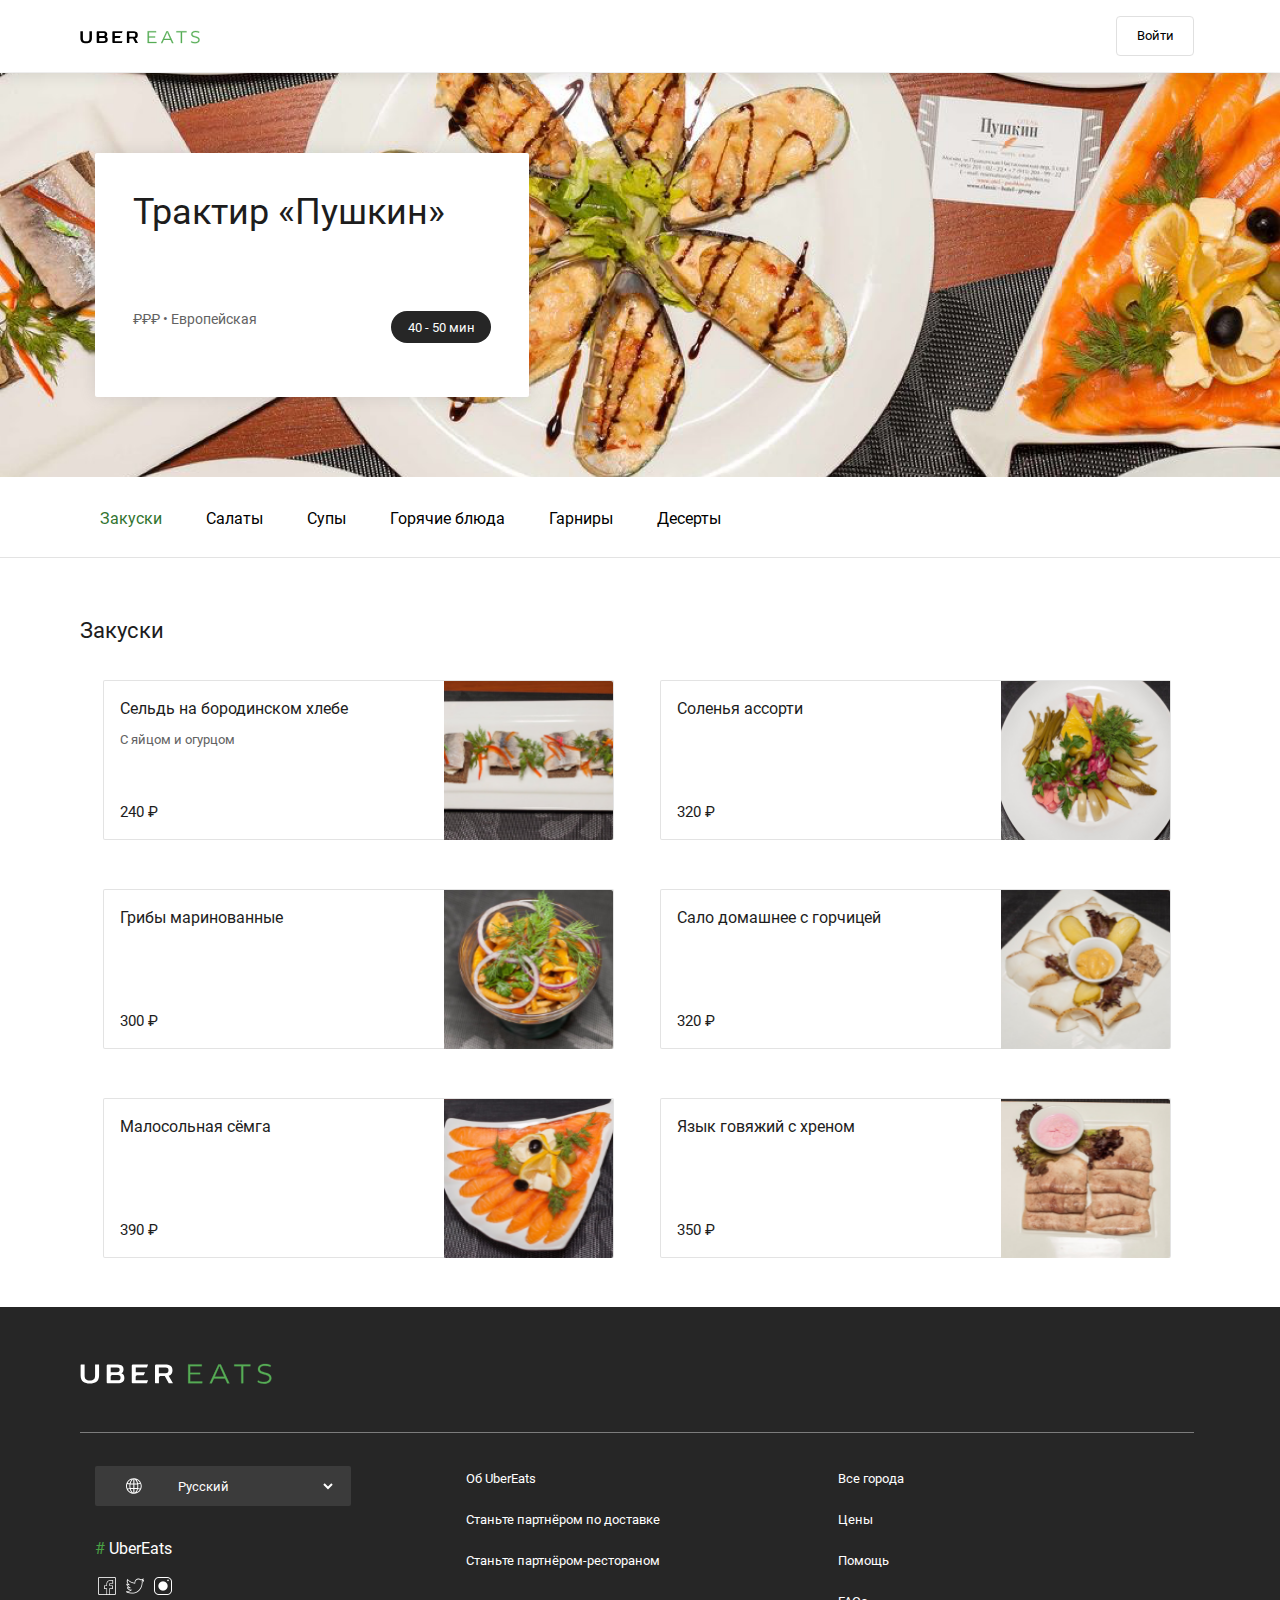
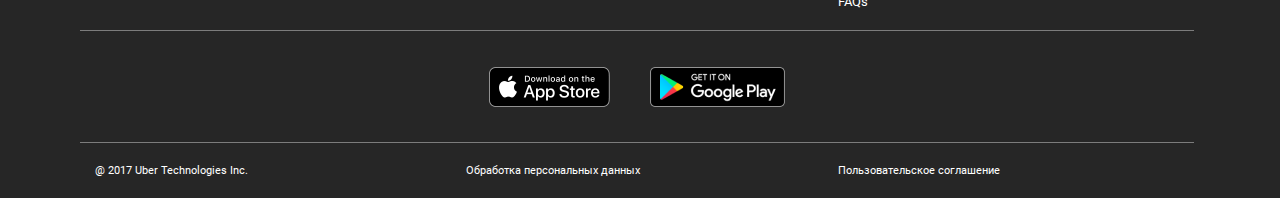
<file: Final Project/traktir.html>
<!DOCTYPE html>
<html>
    <head>
        <meta charset= "UTF-8" >
        <title>Трактиръ "Пушкинъ"</title>

        <!-- Bootstrap activate-->
        <script src="vendor/js/jquery-3.3.1.slim.min.js" defer></script>
        <script src="vendor/js/popper.min.js" async></script>
        <link rel="stylesheet" href="vendor/css/bootstrap.min.css">
        <script src="vendor/js/bootstrap.min.js" defer></script>

        <!-- Add font-->
        <link rel= "stylesheet" href= "style.css">

    </head>

    <body>
        <div class="row">
            <div class="col-xs-12 col-md-12 cpl-lg-12">
                <div class="header">
                    <div class="content">
                        <img src="res/img/logo.svg">
                        <button>Войти</button>
                    </div>
                </div>
            </div>
        </div>

        <div class="row">
            <div class="col-xs-12 col-md-12 col-lg-12">
                <div class="JumbothronTraktir">
                    <div class="content">
                        <div class="col-xs-12 col-md-7 col-lg-5">
                            <div class="Puskin">
                                <h1>Трактир «Пушкин»</h1>
                                <div class="cash">
                                    <p>₽₽₽ • Европейская</p>
                                    <button>40 - 50 мин</button>
                                </div>
                            </div>
                        </div>
                    </div>
                </div>
            </div>
        </div>

        <div class="navbarMenu">
            <div class="content">
                <button class="active">Закуски</button>
                <button>Салаты</button>
                <button>Супы</button>
                <button>Горячие блюда</button>
                <button>Гарниры</button>
                <button>Десерты</button>
            </div>
        </div>

        <div class="content">
            <h1 class="headOfMenuList">Закуски</h1>
        </div>

        <div class="row">
            <div class="col-xs-12 col-md-12 col-lg-12">
                <div class="content">
                    <div class="PuskinCards">
                        <div class="col-xs-12 col-md-12 col-lg-6">
                            <a class="PuskinCard">
                                <div class="href">
                                    <div>
                                        <h1>Сельдь на бородинском хлебе</h1>
                                        <h2>С яйцом и огурцом</h2>
                                    </div>
                                    <h3>240 ₽</h3>
                                </div>
                                <img src="res/img/Puskin/SeldNaBorodinskom.png">
                            </a>
                        </div>

                        <div class="col-xs-12 col-md-12 col-lg-6">
                            <a class="PuskinCard">
                                <div class="href">
                                    <h1>Соленья ассорти</h1>
                                    <h3>320 ₽</h3>
                                </div>
                                <img src="res/img/Puskin/Solenia.png">
                            </a>
                        </div>

                        <div class="col-xs-12 col-md-12 col-lg-6">
                            <a class="PuskinCard">
                                <div class="href">
                                    <h1>Грибы маринованные</h1>
                                    <h3>300 ₽</h3>
                                </div>
                                <img src="res/img/Puskin/Mashrooms.png">
                            </a>
                        </div>

                        <div class="col-xs-12 col-md-12 col-lg-6">
                            <a class="PuskinCard">
                                <div class="href">
                                    <h1>Сало домашнее с горчицей</h1>
                                    <h3>320 ₽</h3>
                                </div>
                                <img src="res/img/Puskin/Salo.png">
                            </a>
                        </div>

                        <div class="col-xs-12 col-md-12 col-lg-6">
                            <a class="PuskinCard">
                                <div class="href">
                                    <h1>Малосольная сёмга</h1>
                                    <h3>390 ₽</h3>
                                </div>
                                <img src="res/img/Puskin/salmon.png">
                            </a>
                        </div>

                        <div class="col-xs-12 col-md-12 col-lg-6">
                            <a class="PuskinCard">
                                <div class="href">
                                    <h1>Язык говяжий с хреном</h1>
                                    <h3>350 ₽</h3>
                                </div>
                                <img src="res/img/Puskin/Tonque.png">
                            </a>
                        </div>
                    </div>
                </div>
            </div>
        </div>


        <div class="row">
            <div class="col-xs-12 col-md-12 col-lg-12">
                <div class="footer">
                    <div class="content">
                        <img class="image" src="res/img/white-logo.svg">

                        <hr>

                        <div class="columnVault">
                            <div class="column1 col-xs-7 col-md-4 col-lg-4">
                                <div class="lang col-xs-7 col-md-9 col-lg-9">
                                    <img src="res/img/world.svg">
                                    <select name id>
                                        <option value="russian" selected>Русский</option>
                                        <option value="english">English</option>
                                    </select>
                                </div>
    
                                <div class="social">
                                    <p>
                                        <span style="color: #49A144;">#</span>
                                        UberEats
                                    </p>
                                    <a href="https://www.facebook.com/"><img src="res/img/facebook.png" alt=""></a>
                                    <a href="https://twitter.com"><img src="res/img/twitter.png" alt=""></a>
                                    <a href="https://www.instagram.com"><img src="res/img/instagram.png" alt=""></a>
                                  </div>
                            </div>
    
                            <div class="column2 col-xs-12 col-md-4 col-lg-4">
                                <a href="#"><p>Об UberEats</p></a>
                                <a href="#"><p>Станьте партнёром по доставке</p></a>
                                <a href="#"><p>Станьте партнёром-рестораном</p></a>
                            </div>

                            <div class="column3 col-xs-12 col-md-4 col-lg-4">
                                <a href="#"><p>Все города</p></a>
                                <a href="#"><p>Цены</p></a>
                                <a href="#"><p>Помощь</p></a>
                                <a href="#"><p>FAQs</p></a>
                            </div>
                        </div>

                        <hr>

                        <div class="download">
                            <a href="https://apps.apple.com/ru/app/apple-store/id375380948"><img src="res/img/Download_on_the_App_Store_Badge_US-UK_RGB_blk_092917.png"></a>
                            <a href="https://play.google.com/store"><img src="res/img/en_badge_web_generic-cf6dad406f.png"></a>
                        </div>

                        <hr>

                        <div class="footerOfFooter">
                            <div class="columnp1 col-xs-12 col-md-4 col-lg-4">
                                <a href="https://investor.uber.com/home/default.aspx"><p>@ 2017 Uber Technologies Inc.</p></a>
                            </div>

                            <div class="columnp2 col-xs-12 col-md-4 col-lg-4">
                                <a href="#"><p>Обработка персональных данных</p></a>
                            </div>

                            <div class="columnp3 col-xs-12 col-md-4 col-lg-4">
                                <a href="#"><p>Пользовательское соглашение</p></a>
                            </div>
                        </div>

                    </div>
                </div>
            </div>
        </div>
    </body>
</html>
</file>
<file: BOOTSTRAP/style.css>
@font-face {
    font-family: Roboto;
    src: url(res/fonts/Roboto/Roboto-Regular.ttf) format("truetype");
    font-style: normal;
    font-weight: normal;
}

.content {
    padding-left: 55px;
    padding-right: 55px;

    max-width: 1219px;
    width: 100%;
    margin: auto;
}
</file>
<file: Pied Piper/style.css>
body {
    margin-left: 0px;
    margin-right: 0px;
}

#top, #problem, #PPC, #team {
    position: absolute; margin-top: -84px;
}

.Header .background {
    position: fixed;
    top: 0px;
    left: 0px;
    right: 0px;

    width: 100%;
    
    background-color: #007765;
}

.Header .head {
    position: relative;
    padding-left: 55px;
    padding-right: 55px;
    margin: auto;

    max-width: 1109px;
}

.Header .background .head .logo {
    float: left;
    margin-top: 20px;
    margin-bottom: 19px;

    width: 184px;
    height: 45px;

    color: #ffffff;
}

.Header .background .head .horizontalmenu {
    list-style: none;
    margin: 0px;
    padding-left: 0px;

    float: right;
}

a {
    text-decoration: none;
    font-family: Roboto;
    font-style: normal;
    font-weight: 500;
    font-size: 24px;
    line-height: 28px;

    color: #ffffff;
}

.Header .background .head ul li {
    margin-top: 29px;
    float: right;
    padding-left: 8px;

    text-decoration: none;
    font-family: Roboto;
    font-style: normal;
    font-weight: 500;
    font-size: 24px;
    line-height: 28px;

    color: #ffffff;
}

.Jumbotron .background {
    margin-top: 84px;
    padding-top: 160px;
    padding-bottom: 160px;

    display: flex;

    background-image: url(res/img/JumbotronBackground.png);
    background-repeat: no-repeat;
    background-position: center center;
    background-size: cover;
}

.Jumbotron .background p {
    margin: auto;

    font-family: Roboto;
    font-style: normal;
    font-weight: 500;
    font-size: 72px;
    line-height: 84px;
    text-align: center;

    color: #ffffff;
}

.Problem .background {
    padding-left: 55px;
    padding-right: 55px;
    padding-top: 48px;
    padding-bottom: 92px;

    background-color: #eeeeee;
}

.Problem .background .head {
    position: relative;
    margin-top: 48px;

    font-family: Roboto;
    font-style: normal;
    font-weight: 500;
    font-size: 64px;
    line-height: 75px;

    text-align: center;

    color: #007765;
}

.Problem .background .text {
    margin-top: 16px;
    margin: auto;

    max-width: 1109px;

    font-family: Roboto;
    font-style: normal;
    font-weight: normal;
    font-size: 32px;
    line-height: 37px;

    color: #000000;
}

.HeroBlock .background {
    padding-top: 128px;
    padding-bottom: 127px;
    padding-right: 55px;
    padding-left: 55px;

    display: flex;

    background-image: url(res/img/HeroBackground.png);
    background-repeat: no-repeat;
    background-position: center center;
    background-size: cover;
}

.HeroBlock .background p {
    max-width: 1109px;
    margin: auto;

    font-family: Roboto;
    font-style: italic  ;
    font-weight: 500;
    font-size: 48px;
    line-height: 56px;
    text-align: center;

    color: #ffffff;
}

.PPC .background {
    padding-left: 55px;
    padding-right: 55px;
    padding-top: 48px;
    padding-bottom: 92px;

    background-color: #ffffff;
}

.PPC .background .head {
    font-family: Roboto;
    font-style: normal;
    font-weight: 500;
    font-size: 64px;
    line-height: 75px;

    text-align: center;

    color: #007765;
}

.PPC .background .PPClogo {
    padding-top: 16px;
    margin: auto;

    max-width: 1109px;
}

.PPClogo img {
    float: left;
}

.PPC .background .PPClogo p {
    margin-left: 163px;

    font-family: Roboto;
    font-style: normal;
    font-weight: normal;
    font-size: 32px;
    line-height: 37px;

    color: #000000;
}

.PPC .background p {
    margin: auto;

    max-width: 1109px;

    font-family: Roboto;
    font-style: normal;
    font-weight: normal;
    font-size: 32px;
    line-height: 37px;

    color: #000000;
}

.team .background {
    padding-top: 58px;
    padding-left: 55px;
    padding-right: 55px;
    padding-bottom: 94px;

    background-color: #eeeeee;
}
.team .background p {
    font-family: Roboto;
    font-style: normal;
    font-weight: 500;
    font-size: 64px;
    line-height: 75px;

    text-align: center;

    color: #007765;
}

.teamdescription1 {
    display: flex;
    flex-wrap: wrap;
    width: 100%;
    justify-content: space-around;

    max-width: 1109px;
    margin: auto;
}

.team .background .teamdescription1 figure {
    text-align: center;
    flex-basis: 33%;
    padding: 24px;
    box-sizing: border-box;
    margin-bottom: 30px;

    margin: auto;
}

.team .background img {
    width: 168px;
    height: 168px;

    margin: auto;
}

figure figcaption {
    text-align: center;
}

.team .background .Name {
    margin-bottom: 0px;
    padding-bottom: 0px;

    font-family: Roboto;
    font-style: normal;
    font-weight: bold;
    font-size: 24px;
    line-height: 28px;

    text-align: center;

    color: #007765;
}

.team .background .position {
    margin-top: 0px;
    padding-top: 0px;

    font-family: Roboto;
    font-style: italic;
    font-weight: normal;
    font-size: 18px;
    line-height: 21px;
    text-align: center;

    color: #000000;
}

.end .background {
    margin-top: 0px;
    margin-bottom: 0px;
    padding-top: 48px;
    padding-bottom: 64px;
    background-color: #333333;

    padding-left: 55px;
    padding-right: 55px;
}

.end .background p {
    width: 540px;

    text-align: center;

    margin: auto;

    font-family: Roboto;
    font-style: normal;
    font-weight: normal;
    font-size: 18px;
    line-height: 21px;
    text-align: center;

    color: #FFFFFF;
}

@font-face {
    font-family: Roboto;
    src: url(res/fonts/Roboto/Roboto-Regular.ttf) format("truetype");
    font-style: normal;
    font-weight: normal;
}
</file>
<file: Хьюстон/style.css>
@import url( "https://fonts.googleapis.com/css?family=Montserrat:700,900&subset=cyrillic");

body {
    width: 70%;
    margin-left: auto;
    margin-right: auto;
}

h1, h2, h3 {
    font-family: "Montserrat";
    margin-top: 1.5em;
    margin-bottom: 1em;
}

h1 {
    font-size: 32px;
}

table, th, td {
    border: 2px solid black;
}

figcaption {
    font-style: italic;
}

figure.img  {
    align-content: space-around;
    float: right;
}
</file>
<file: Final Project/style.css>
body {
    overflow-x: hidden;
}

.header {
    position: fixed;
    top: 0px;
    left: 0px;
    right: 0px;
    z-index: 1000;

    width: 100%;
    height: 72px;

    background-color: white;
    box-shadow: 0px 0px 16px rgba(38, 38, 38, 0.16)
}

.header .content img {
    margin-top: 30px;
    margin-bottom: 30px;

}

.header .content button {
    float: right;

    margin-top: 16px;
    margin-bottom: 16px;

    width: 78px;
    height: 40px;

    border: 1px solid #E0E0E0;
    border-radius: 4px;
    color: #000000;
    background: #fff;
    cursor: pointer;

    font-family: Roboto;
    font-style: normal;
    font-weight: 500;
    font-size: 13px;
    line-height: 24px;

    text-align: center;
}

.polepoiska {
    margin-top: 128px;

    font-family: Roboto, sans-serif;
    font-style: normal;
    font-weight: normal;
    font-size: 16px;
    line-height: 24px;
    height: 24px;
    width: 100%;
    border: none;
    outline: none;
    border-bottom: 2px solid #757575;
    opacity: 0.3;
}

h1 {
    font-family: Roboto;
    font-style: normal;
    font-weight: normal;
    margin-top: 56px;
    font-size: 22px;
    line-height: 34px;
    margin-left: 0;
}

.card {
    margin-top: 6px;
    margin-bottom: 6px;
    padding: 2px;
    border: none;
    transition: background-color 0.2s ease-in;
    text-decoration: none;
}

.card img {
    width: 100%;
}

.card h3 {
    margin-top: 16px;
    padding-left: 3px;
    padding-right: 3px;

    font-family: Roboto;
    font-style: normal;
    font-weight: normal;
    font-size: 16px;
    line-height: 24px;
    /* identical to box height, or 150% */

    display: flex;
    align-items: center;

    color: #1D1D1D;
}

.card h4 {
    padding-left: 4px;

    font-family: Roboto;
    font-style: normal;
    font-weight: normal;
    font-size: 14px;
    line-height: 21px;
    /* identical to box height, or 150% */

    display: flex;
    align-items: center;

    color: #626262;
}

.card h5 {
    padding-left: 4px;

    font-family: Roboto;
    font-style: normal;
    font-weight: normal;
    font-size: 13px;
    line-height: 21px;
    /* identical to box height, or 162% */

    display: flex;
    align-items: center;

    color: #1D1D1D;
}

.card:hover {
    background-color: rgb(240, 240, 240);
    text-decoration: none;
}

.cardVault {
    display: flex;
    flex-wrap: wrap;

    margin-top: 5px;
    margin-left: 0px;
    margin-right: 0px;
    margin-bottom: 80px;
}

.footer {
    background-color: #262626;
    padding-top: 56px;
    left: 0px;
    right: 0px;
    width: 100%;
}

.footer .image {
    margin-bottom: 48px;
}

.footer hr {
    margin-top: 0px;

    border: none;
    background-color: white;
    color: white;
    height: 1px;

    background: #FFFFFF;
    mix-blend-mode: normal;
    opacity: 0.4;
}

.footer .columnVault {
    display: flex;
    flex-wrap: wrap;

    margin-top: 33px;
}

.footer .column1 .lang {
    display: flex;

    height: 40px;
    width: 100%;
    background: #3B3B3B;
    border-radius: 2px;
}

.footer .column1 .lang img {
    margin: auto;
    margin-left: 16px;
    margin-right: 16px;
}

.footer .column1 .lang select {
    border: none;
    margin: auto;
    margin-left: 16px;

    width: 80%;
    padding-top: 10px;
    padding-bottom: 10px;
    font: 13px Roboto, sans-serif;
    color: white;
    border: none;
    background-color: #3B3B3B;
}

.footer .column1 .social {
    margin-top: 33px;
}

.footer .column1 .social img {
    width: 24px;
    height: 24px;
    margin-bottom: 20px;
}

.footer .column1 .social p {
    font-family: Roboto;
    font-style: normal;
    font-weight: normal;
    font-size: 16px;
    line-height: 19px;
    color: white;
}

.footer a {
    text-decoration: none;
}

.footer .column2 p {
    font-family: Roboto;
    font-style: normal;
    font-weight: normal;
    font-size: 13px;
    line-height: 15px;

    color: #FFFFFF;
    padding-top: 5px;
    padding-bottom: 5px;
}

.footer .column3 p {
    font-family: Roboto;
    font-style: normal;
    font-weight: normal;
    font-size: 13px;
    line-height: 15px;

    color: #FFFFFF;
    padding-top: 5px;
    padding-bottom: 5px;
}

.footer .download {
    display: flex;
    justify-content: center;
    margin: auto;
}

.footer .download a {
    margin: 20px;
    padding-bottom: 15px;
}

.footer .download img {
    height: 40px;
}

.footer .footerOfFooter {
    display: flex;
}

.footer .footerOfFooter p {
    padding-top: 5px;
    padding-bottom: 5px;

    font-family: Roboto;
    font-style: normal;
    font-weight: normal;
    font-size: 11px;
    line-height: 13px;

    color: #FFFFFF;
}

.Up img {
    position: fixed;
    right: 16px;
    bottom: 24px;
    z-index: 999;
    
    width: 80px;
    height: 80px;
}

@media screen and (min-width: 1124px) {
    .content {
        padding-left: 80px;
        padding-right: 86px;
        margin: auto;
    }
}

@media screen and (max-width: 1123px) {
    .content {
        padding-left: 8px;
        padding-right: 8px;
        margin: auto;
    }
}



/* Tractir part*/



.JumbothronTraktir {
    margin-top: 72px;
    padding-top: 80px;
    padding-bottom: 80px;
    background-image: url(res/img/Puskin/jumbothron.png);
    background-size: cover;
    background-position: center center;
}

.JumbothronTraktir .Puskin {
    border-radius: 2px;
    background-color: #fff;
    box-shadow: 0px 0px 16px rgba(117, 117, 117, 0.2);
    padding: 38px;
    display: flex;
    flex-direction: column;
    justify-content: space-between;
}

.JumbothronTraktir .Puskin h1 {
    margin-top: 0px;

    font-family: Roboto;
    font-style: normal;
    font-weight: normal;
    font-size: 36px;
    line-height: 42px;
    display: flex;
    align-items: flex-end;

    color: #1D1D1D;
}

.JumbothronTraktir .Puskin .cash {
    display: flex;
    justify-content: space-between;
    align-items: center ;

    margin-top: 54px;
    padding: 0px;
}

.JumbothronTraktir .Puskin .cash button {
    margin-top: 16px;
    margin-bottom: 16px;

    width: 100px;
    height: 32px;
    
    border: none;
    border-radius: 16px;
    background: #262626;
    cursor: pointer;

    font-family: Roboto;
    font-style: normal;
    font-weight: normal;
    font-size: 13px;
    line-height: 15px;

    text-align: center;

    color: #FFFFFF;
}

.JumbothronTraktir .Puskin .cash p {
    font-family: Roboto;
    font-style: normal;
    font-weight: normal;
    font-size: 14px;
    line-height: 16px;
    display: flex;
    align-items: flex-end;

    color: #626262;
}

.navbarMenu button {
    padding-top: 32px;
    padding-bottom: 29px;
    padding-left: 20px;
    padding-right: 20px;

    border: none;
    border-radius: 0px;

    font-family: Roboto;
    font-style: normal;
    font-weight: normal;
    font-size: 16px;
    line-height: 19px;

    background: #ffffff;

    text-align: center;
}

.navbarMenu button:hover {
    background: rgb(240, 240, 240);
    border: none;
}

.navbarMenu .active {
    color: #327430;
    border: none;
}

.navbarMenu {
    border-bottom: 1px solid rgba(117, 117, 117, 0.2);
}

.headOfMenuList {
    margin-top: 56px;
    margin-bottom: 32px;

    font-family: Roboto;
    font-style: normal;
    font-weight: normal;
    font-size: 22px;
    line-height: 34px;
    /* identical to box height, or 155% */

    display: flex;
    align-items: center;

    color: #1D1D1D;
}

.PuskinCards {
    display: flex;
    flex-wrap: wrap;
}

.PuskinCard {
    margin-bottom: 49px;
    margin-left: 8px;
    margin-right: 8px;
    padding: 0px;
    background: #FFFFFF;

    border: 1px solid rgba(117, 117, 117, 0.2);
    box-sizing: border-box;
    border-radius: 2px;

    height: 160px;

    display: flex;
    justify-content: space-between;
}

.PuskinCard:hover {
    background-color: rgb(240, 240, 240);
}

.PuskinCard img {
    float: right;
    margin-top: 0px;

    height: 159px;

}

.PuskinCard .href {
    margin-top: 0px;
    margin-bottom: 0px;

    display: flex;
    flex-direction: column;
    justify-content: space-between;
}

.PuskinCard .href h1 {
    margin-top: 16px;
    margin-left: 16px;

    font-family: Roboto;
    font-style: normal;
    font-weight: normal;
    font-size: 16px;
    line-height: 24px;

    color: #1D1D1D;
}

.PuskinCard .href h2 {
    margin-left: 16px;
    margin-top: 4px;
    
    font-family: Roboto;
    font-style: normal;
    font-weight: normal;
    font-size: 13px;
    line-height: 21px;

    color: #626262;

}

.PuskinCard .href h3 {
    margin-left: 16px;
    margin-bottom: 16px;

    font-family: Roboto;
    font-style: normal;
    font-weight: 500;
    font-size: 15px;
    line-height: 21px;

    color: #1D1D1D;
}

@media screen and (max-width: 768px) {
    .JumbothronTraktir  {
        background-image: url(res/img/Puskin/jumbotron.png);
        background-repeat: no-repeat;
        background-size: 100%;
        padding-top: 131px;
        margin-top: 72px;
        background-position: top;
    }

    .JumbothronTraktir .Puskin .cash {
        flex-direction: column;
    }

    .JumbothronTraktir h1 {
        text-align: center;
        margin: auto;
    }

    .navbarMenu {
        display: flex;
        justify-content: center;
    }
}


@font-face {
    font-family: Roboto;
    src: url(res/fonts/Roboto/Roboto-Regular.ttf) format("truetype");
    font-style: normal;
    font-weight: normal;
}
</file>
